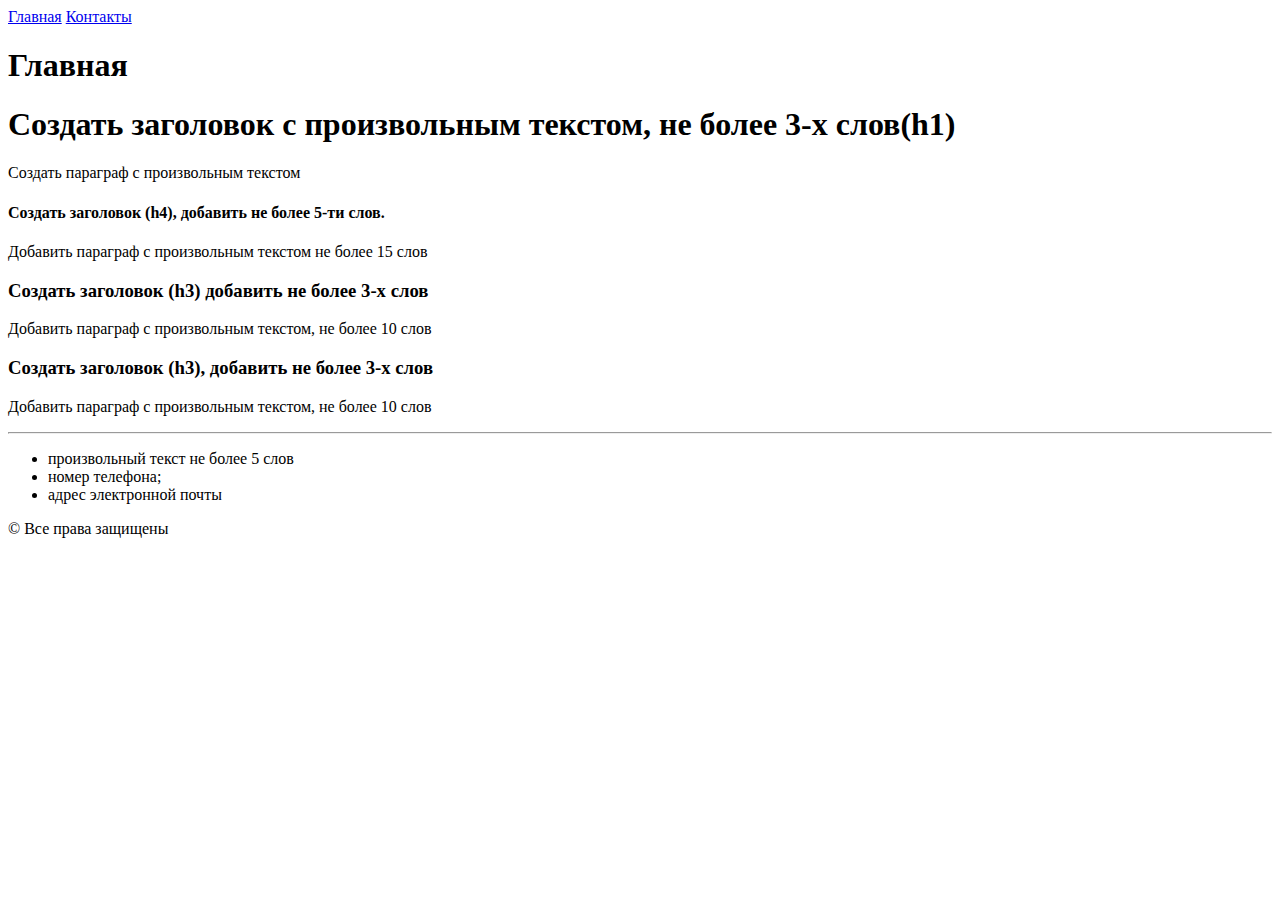
<file: homework_02/index.html>
<!DOCTYPE html>
<html lang="en">

<head>
    <meta charset="UTF-8">
    <meta http-equiv="X-UA-Compatible" content="IE=edge">
    <meta name="viewport" content="width=device-width, initial-scale=1.0">
    <title>Главная страница</title>
</head>

<body>
    <a href="index.html">Главная</a>
    <a href="contacts.html">Контакты</a>
    <h1>Главная</h1>
    <h1>Создать заголовок с произвольным текстом, не более 3-х слов(h1)</h1>
    <p> Создать параграф с произвольным текстом</p>
    <h4>Создать заголовок (h4), добавить не более 5-ти слов.</h4>
    <p>Добавить параграф с произвольным текстом не более 15 слов</p>
    <h3>Создать заголовок (h3) добавить не более 3-х слов</h3>
    <p>Добавить параграф с произвольным текстом, не более 10 слов</p>
    <h3>Создать заголовок (h3), добавить не более 3-х слов </h3>
    <p>Добавить параграф с произвольным текстом, не более 10 слов</p>
    <hr>
    <ul>
        <li>произвольный текст не более 5 слов</li>
        <li>номер телефона;</li>
        <li>адрес электронной почты</li>
    </ul>
    <p>© Все права защищены</p>
</body>

</html>
</file>
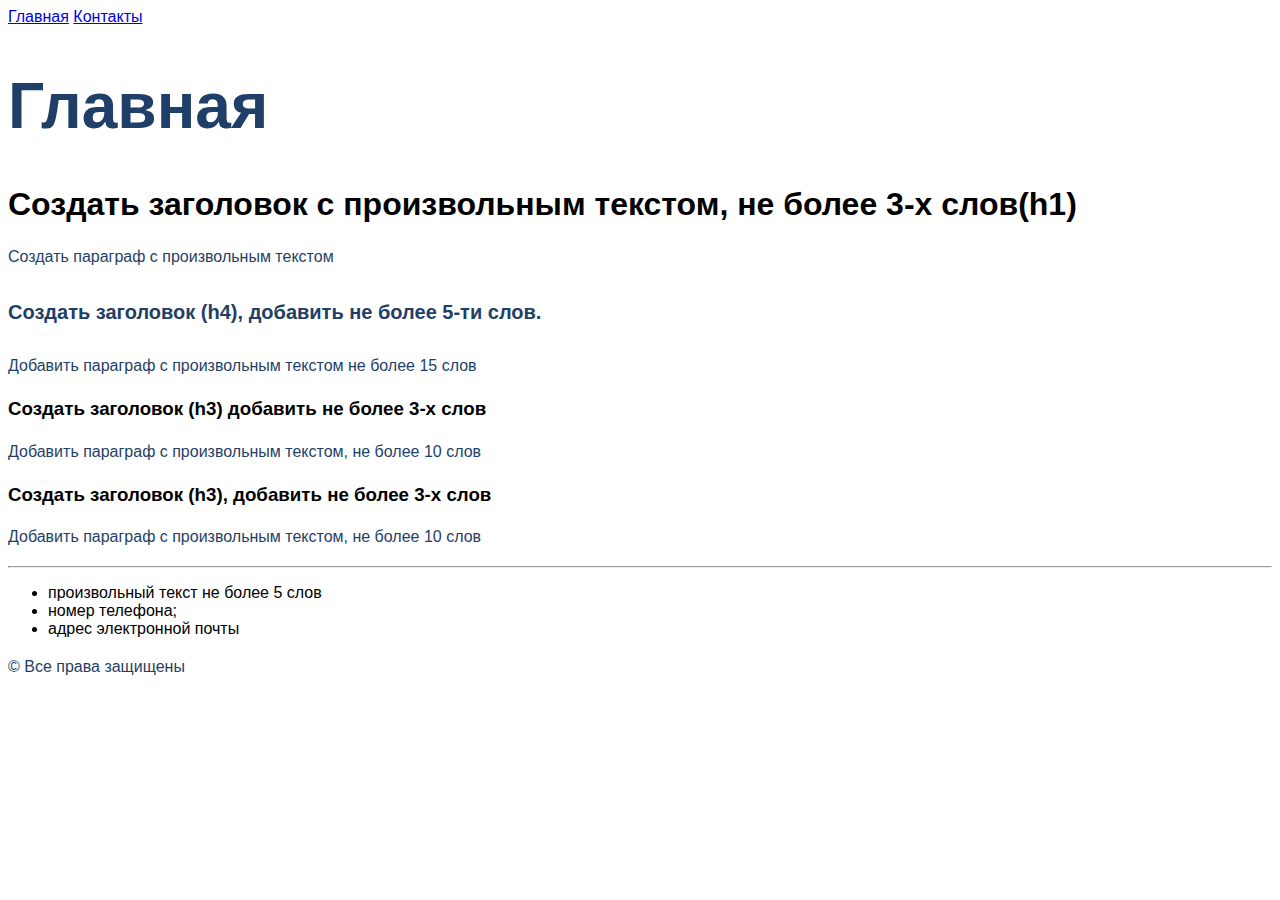
<file: homework_03/index.html>
<!DOCTYPE html>
<html lang="en">

<head>
    <meta charset="UTF-8">
    <meta http-equiv="X-UA-Compatible" content="IE=edge">
    <meta name="viewport" content="width=device-width, initial-scale=1.0">
    <title>Главная страница</title>
    <link rel="stylesheet" href="style.css">
</head>

<body>
    <a href="index.html">Главная</a>
    <a href="contacts.html">Контакты</a>
    <h1 class="heading">Главная</h1>
    <h1>Создать заголовок с произвольным текстом, не более 3-х слов(h1)</h1>
    <p> Создать параграф с произвольным текстом</p>
    <h4 class="h4-headings">Создать заголовок (h4), добавить не более 5-ти слов.</h4>
    <p>Добавить параграф с произвольным текстом не более 15 слов</p>
    <h3>Создать заголовок (h3) добавить не более 3-х слов</h3>
    <p>Добавить параграф с произвольным текстом, не более 10 слов</p>
    <h3>Создать заголовок (h3), добавить не более 3-х слов </h3>
    <p>Добавить параграф с произвольным текстом, не более 10 слов</p>
    <hr>
    <ul>
        <li>произвольный текст не более 5 слов</li>
        <li>номер телефона;</li>
        <li>адрес электронной почты</li>
    </ul>
    <p>© Все права защищены</p>
</body>

</html>
</file>
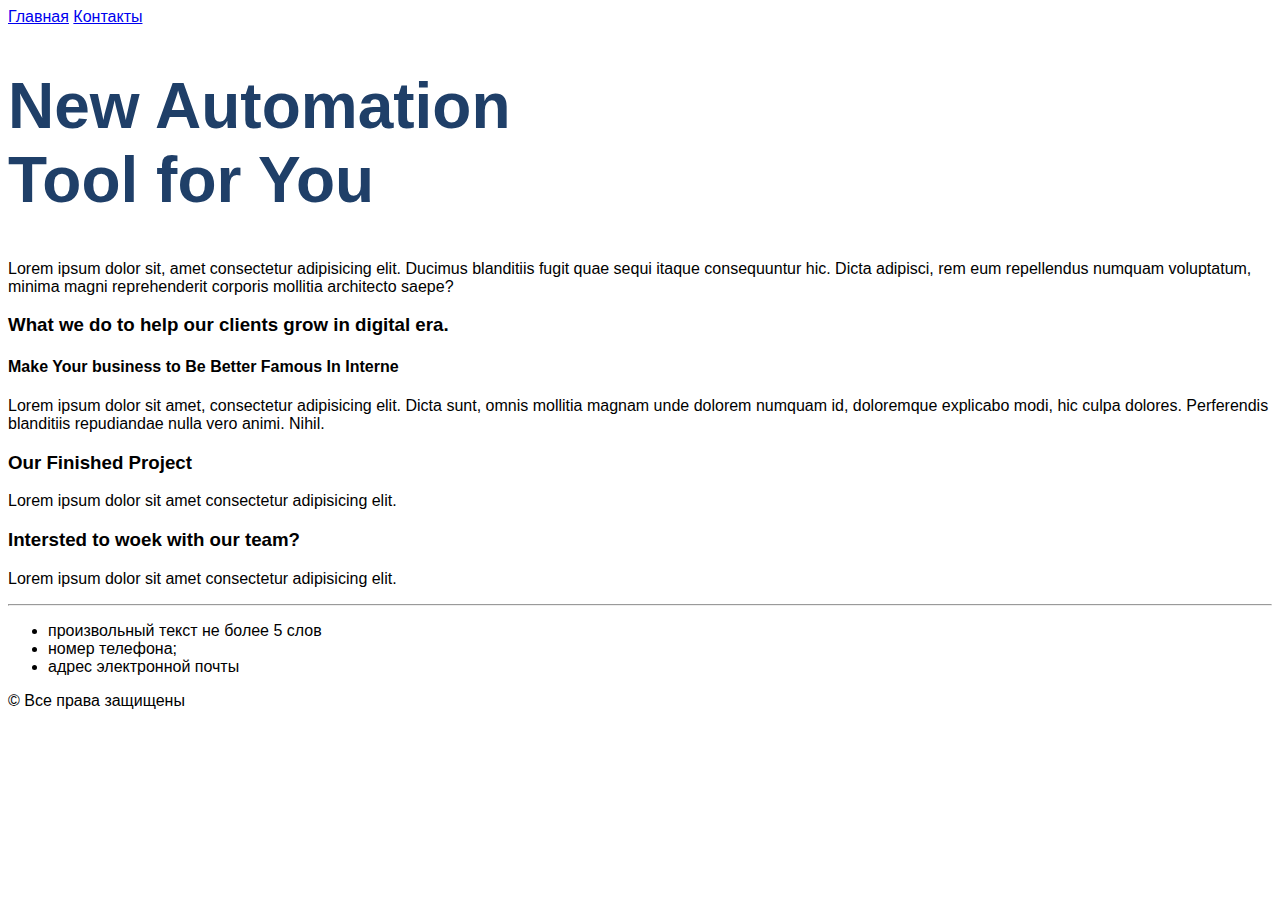
<file: homework_04/index.html>
<!DOCTYPE html>
<html lang="en">

<head>
    <meta charset="UTF-8">
    <meta http-equiv="X-UA-Compatible" content="IE=edge">
    <meta name="viewport" content="width=device-width, initial-scale=1.0">
    <title>Главная страница</title>
    <link rel="stylesheet" href="style.css">
</head>

<body>
    <div class="header">
        <div class="content_header">
            <div class="menu">
                <a href="index.html">Главная</a>
                <a href="contacts.html">Контакты</a>
            </div>
            <div class="tittle">
                <h1 class="heading">New Automation<br>Tool for You</h1>
                <p>Lorem ipsum dolor sit, amet consectetur adipisicing elit.
                    Ducimus blanditiis fugit quae sequi itaque consequuntur hic.
                    Dicta adipisci, rem eum repellendus numquam voluptatum,
                    minima magni reprehenderit corporis mollitia architecto saepe?
                </p>
            </div>
        </div>

    </div>

    <div class="content">
        <div class="content_title">
            <h3 class="h3-headings">What we do to help our clients grow in digital era.</h3>
        </div>
        <div class="content_info">
            <h4>Make Your business to Be Better Famous In Interne</h4>
            <p class="text">Lorem ipsum dolor sit amet, consectetur adipisicing elit.
                Dicta sunt, omnis mollitia magnam unde dolorem numquam id, doloremque explicabo modi,
                hic culpa dolores. Perferendis blanditiis repudiandae nulla vero animi. Nihil.
            </p>
        </div>
    </div>

    <div class="content_footer">
        <h3>Our Finished Project</h3>
        <p class="text">Lorem ipsum dolor sit amet consectetur adipisicing elit.</p>
    </div>

    <div class="footer">
        <div class="footer_content">
            <h3>Intersted to woek with our team?</h3>
            <p class="text">Lorem ipsum dolor sit amet consectetur adipisicing elit.</p>
        </div>

        <hr>

        <div class="contacts_">
            <ul>
                <li>произвольный текст не более 5 слов</li>
                <li>номер телефона;</li>
                <li>адрес электронной почты</li>
            </ul>
            <div class="copyright">
                <p>© Все права защищены</p>
            </div>
        </div>
    </div>
</body>

</html>
</file>
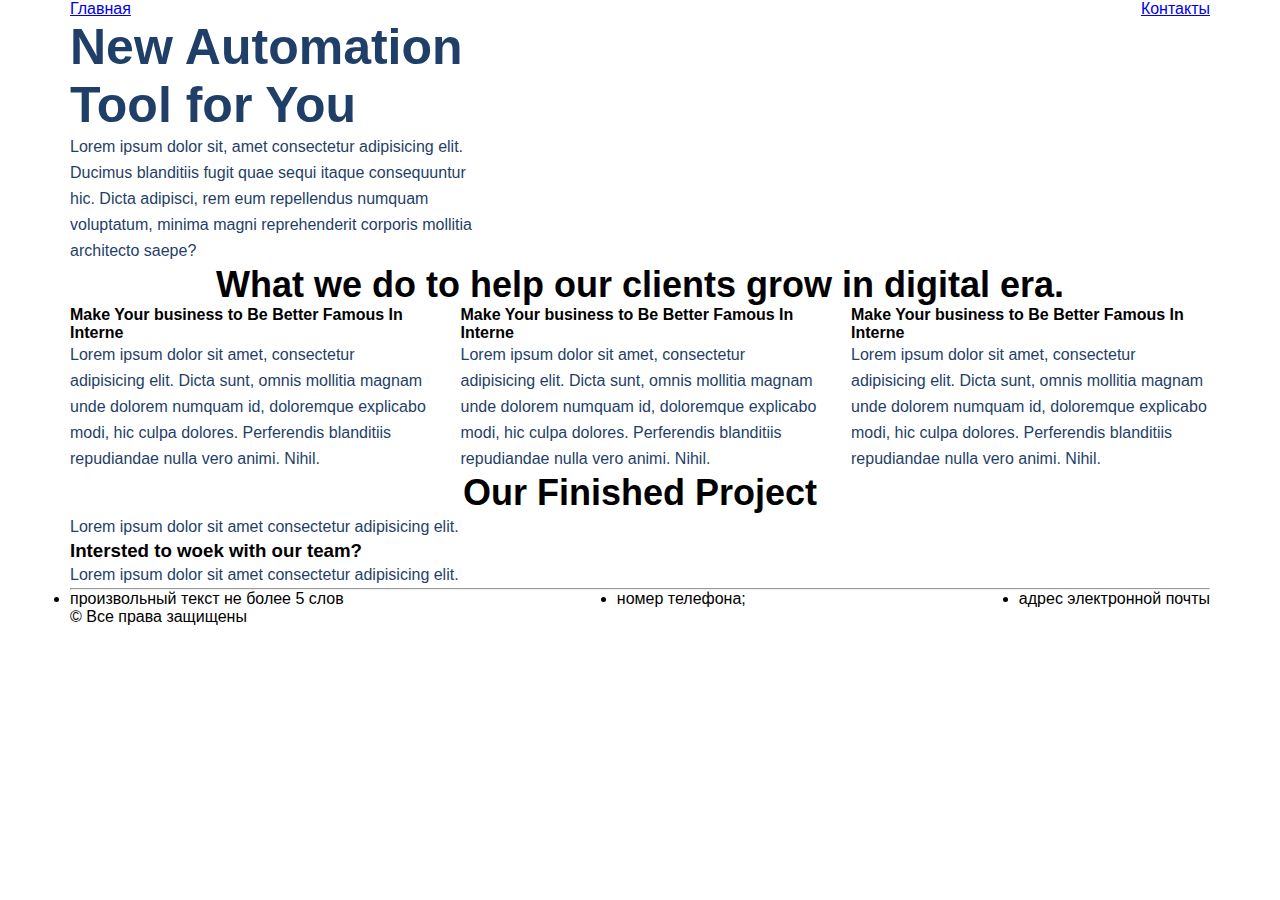
<file: homework_05/index.html>
<!DOCTYPE html>
<html lang="en">

<head>
    <meta charset="UTF-8">
    <meta http-equiv="X-UA-Compatible" content="IE=edge">
    <meta name="viewport" content="width=device-width, initial-scale=1.0">
    <title>Главная страница</title>
    <link rel="stylesheet" href="style.css">
</head>

<body>
    <div class="container">
        <div class="menu">
            <a href="index.html">Главная</a>
            <a href="contacts.html">Контакты</a>
        </div>
        <div class="tittle">
            <h1 class="heading">New Automation<br>Tool for You</h1>
            <p class="text text_content">Lorem ipsum dolor sit, amet consectetur adipisicing elit.
                Ducimus blanditiis fugit quae sequi itaque consequuntur hic.
                Dicta adipisci, rem eum repellendus numquam voluptatum,
                minima magni reprehenderit corporis mollitia architecto saepe?
            </p>
        </div>
    </div>

    <div class="what-we-do container">
        <h3 class="headings">What we do to help our clients grow in digital era.</h3>
        <div class="card-box">
            <div class="content_info">
                <h4 class="card-head">Make Your business to Be Better Famous In Interne</h4>
                <p class="text">Lorem ipsum dolor sit amet, consectetur adipisicing elit.
                    Dicta sunt, omnis mollitia magnam unde dolorem numquam id, doloremque explicabo modi,
                    hic culpa dolores. Perferendis blanditiis repudiandae nulla vero animi. Nihil.
            </div>
            <div class="content_info">
                <h4 class="card-head">Make Your business to Be Better Famous In Interne</h4>
                <p class="text">Lorem ipsum dolor sit amet, consectetur adipisicing elit.
                    Dicta sunt, omnis mollitia magnam unde dolorem numquam id, doloremque explicabo modi,
                    hic culpa dolores. Perferendis blanditiis repudiandae nulla vero animi. Nihil.
            </div>
            <div class="content_info">
                <h4 class="card-head">Make Your business to Be Better Famous In Interne</h4>
                <p class="text">Lorem ipsum dolor sit amet, consectetur adipisicing elit.
                    Dicta sunt, omnis mollitia magnam unde dolorem numquam id, doloremque explicabo modi,
                    hic culpa dolores. Perferendis blanditiis repudiandae nulla vero animi. Nihil.
                </p>
            </div>
        </div>
    </div>

    <div class="content_footer container">
        <h3 class="headings">Our Finished Project</h3>
        <p class="text">Lorem ipsum dolor sit amet consectetur adipisicing elit.</p>
    </div>

    <div class="footer">
        <div class="container">
            <div class="footer-top">
                <h3 class="footer-head">Intersted to woek with our team?</h3>
                <p class="text">Lorem ipsum dolor sit amet consectetur adipisicing elit.</p>
            </div>
            <hr>
            <div class="footer-bottom">
                <ul class="contacts_info">
                    <li>произвольный текст не более 5 слов</li>
                    <li>номер телефона;</li>
                    <li>адрес электронной почты</li>
                </ul>
                <div class="copyright">
                    <p>© Все права защищены</p>
                </div>
            </div>
        </div>
    </div>
</body>

</html>
</file>
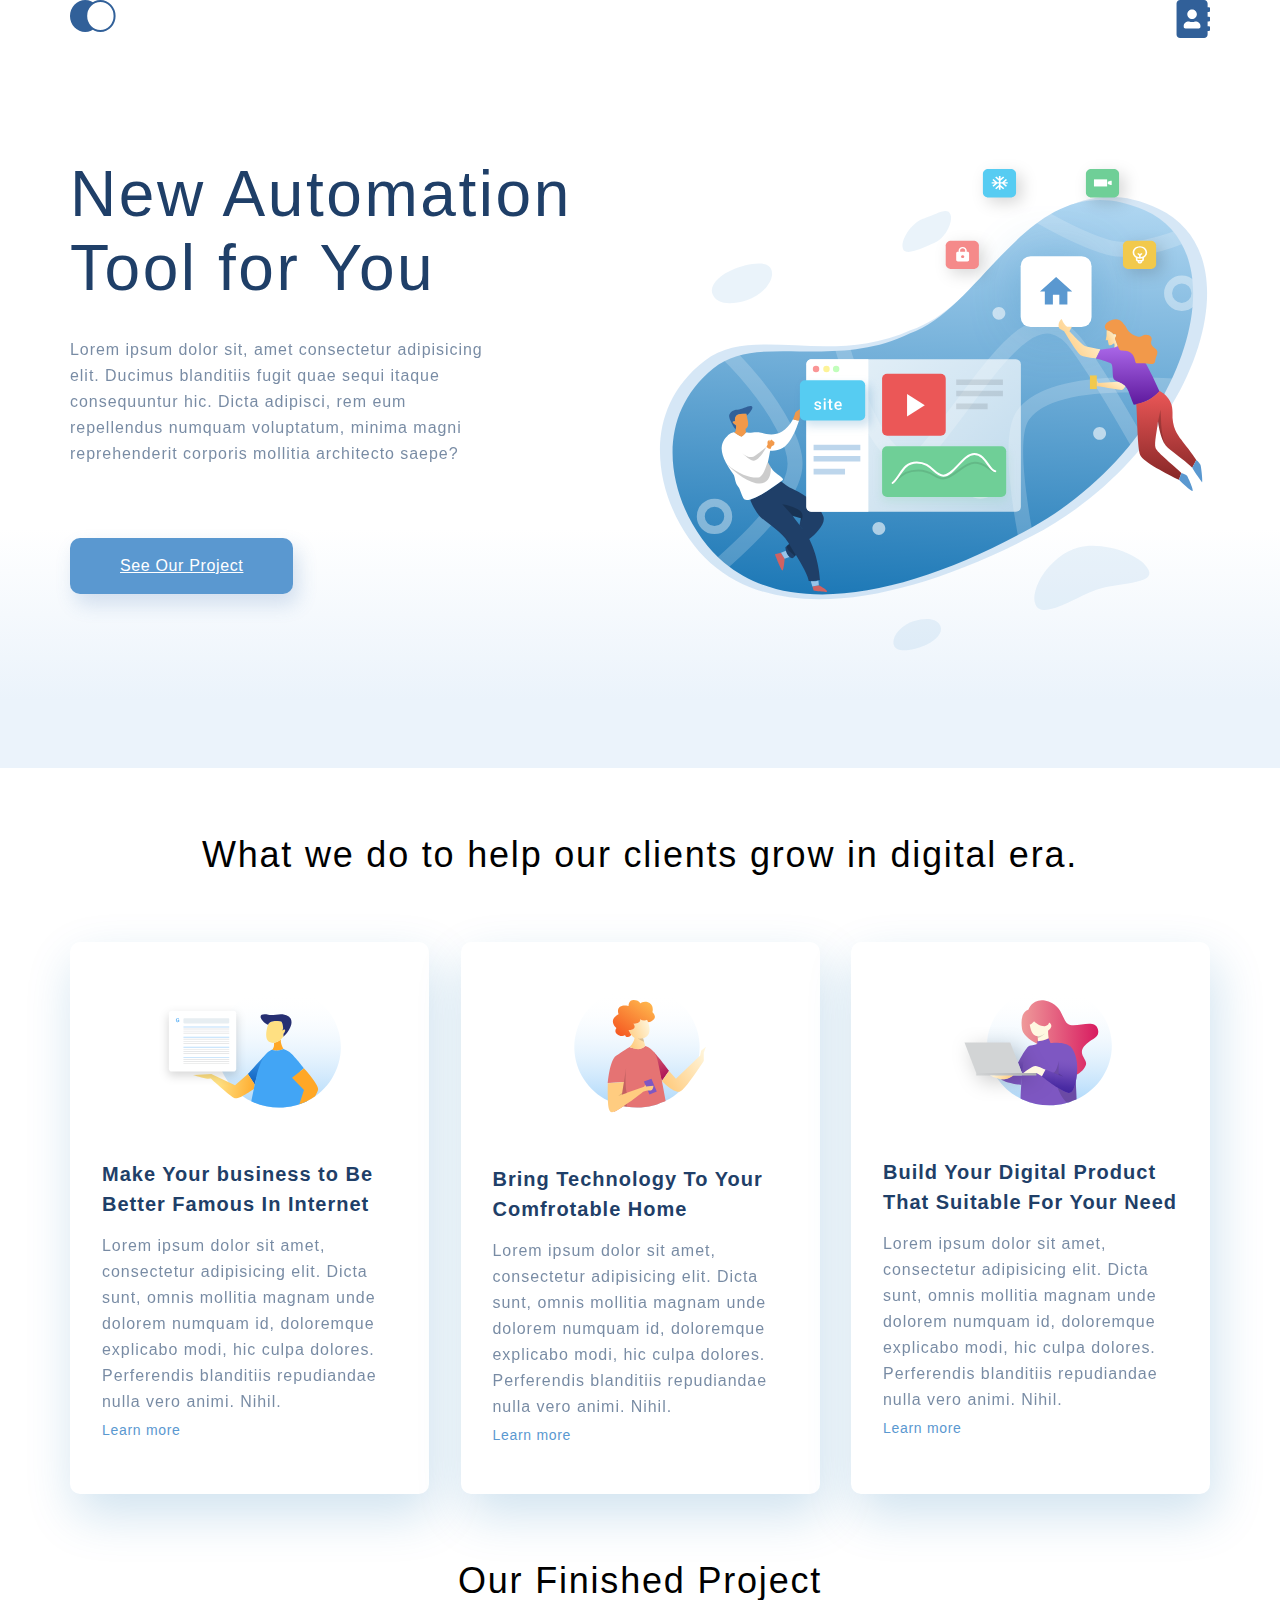
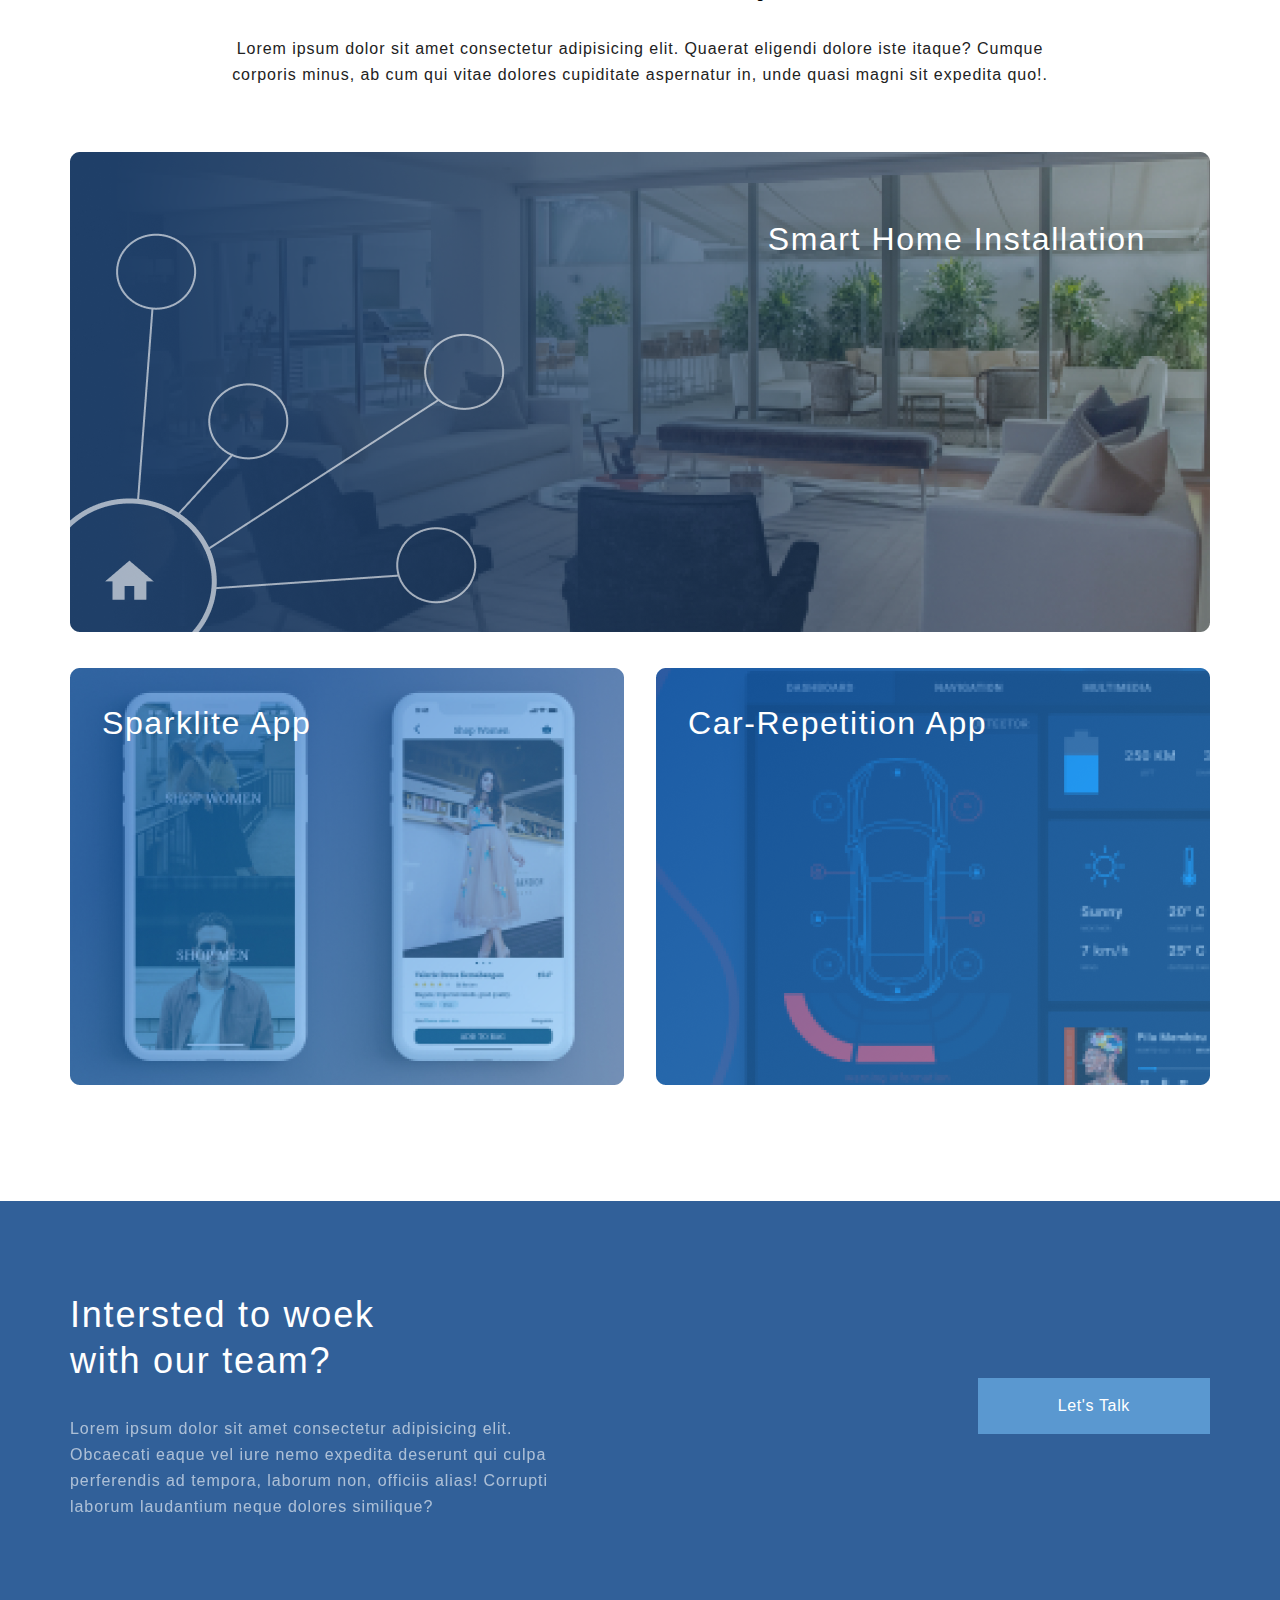
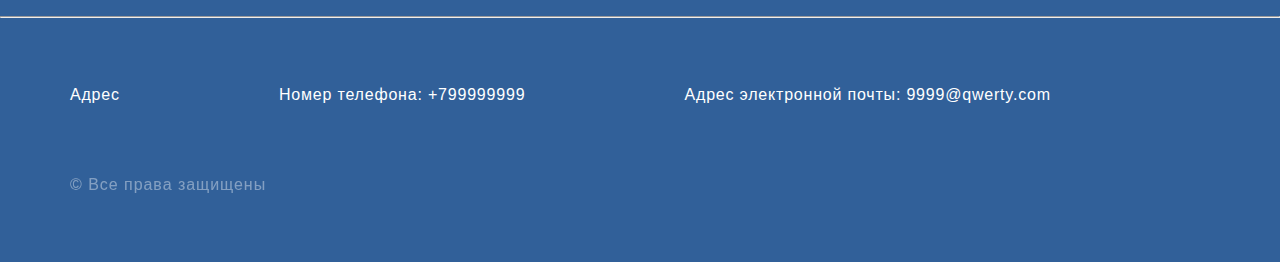
<file: homework_06/index.html>
<!DOCTYPE html>
<html lang="en">

<head>
    <meta charset="UTF-8">
    <meta http-equiv="X-UA-Compatible" content="IE=edge">
    <meta name="viewport" content="width=device-width, initial-scale=1.0">
    <title>Главная страница</title>
    <link rel="stylesheet" href="style.css">
</head>

<body>
    <div class="top">
        <div class="container top__box">
            <ul class="menu">
                <li><a href="index.html"><img src="img/main_logo.svg" alt="logo"></a></li>
                <li><a href="contacts.html"><img src="img/contacta.svg" alt="contacts"></a></li>
            </ul>
            <div class="tittle">
                <h1 class="heading">New Automation
                    Tool for You</h1>
                <p class="text top_text">Lorem ipsum dolor sit, amet consectetur adipisicing elit.
                    Ducimus blanditiis fugit quae sequi itaque consequuntur hic.
                    Dicta adipisci, rem eum repellendus numquam voluptatum,
                    minima magni reprehenderit corporis mollitia architecto saepe?
                </p>
                <a href="#" class="top__button">See Our Project</a>
            </div>
        </div>
    </div>

    <div class="what-we-do container">
        <h3 class="headings">What we do to help our clients grow in digital era.</h3>
        <div class="card-box">
            <div class="content_info">
                <img class="card__img" src="img/card_1.svg" alt="card">
                <h4 class="card-head">Make Your business to Be
                    Better Famous In Internet</h4>
                <p class="text">Lorem ipsum dolor sit amet, consectetur adipisicing elit.
                    Dicta sunt, omnis mollitia magnam unde dolorem numquam id, doloremque explicabo modi,
                    hic culpa dolores. Perferendis blanditiis repudiandae nulla vero animi. Nihil.</p>
                <a href="#" class="card__link">Learn more</a>
            </div>
            <div class=" content_info">
                <img class="card__img" src="img/card_2.svg" alt="card">
                <h4 class="card-head">Bring Technology To Your
                    Comfrotable Home</h4>
                <p class="text">Lorem ipsum dolor sit amet, consectetur adipisicing elit.
                    Dicta sunt, omnis mollitia magnam unde dolorem numquam id, doloremque explicabo modi,
                    hic culpa dolores. Perferendis blanditiis repudiandae nulla vero animi. Nihil. </p>
                <a href="#" class="card__link">Learn more</a>
            </div>
            <div class="content_info">
                <img class="card__img" src="img/card_3.svg" alt="card">
                <h4 class="card-head">Build Your Digital Product
                    That Suitable For Your Need</h4>
                <p class="text">Lorem ipsum dolor sit amet, consectetur adipisicing elit.
                    Dicta sunt, omnis mollitia magnam unde dolorem numquam id, doloremque explicabo modi,
                    hic culpa dolores. Perferendis blanditiis repudiandae nulla vero animi. Nihil. </p>
                <a href="#" class="card__link">Learn more</a>
            </div>
        </div>
    </div>

    <div class="project container">
        <h3 class="headings">Our Finished Project</h3>
        <p class="text text_project">Lorem ipsum dolor sit amet consectetur adipisicing elit. Quaerat eligendi dolore
            iste itaque? Cumque corporis minus, ab cum qui vitae dolores cupiditate aspernatur in, unde quasi magni sit
            expedita quo!.</p>
        <div class="project__item">
            <img class="proj_img" src="img/Mask Group.png" alt="smart_home">
            <p class="project__text">Smart Home Installation</p>
        </div>
        <div class="project__parrent">
            <div class="project__item project_item_margin">
                <img class="proj_img" src="img/spark.png" alt="smart_home">
                <p class="project__text text_bottom">Sparklite App</p>
            </div>
            <div class="project__item">
                <img class="proj_img" src="img/car_app.png" alt="smart_home">
                <p class="project__text text_bottom">Car-Repetition App</p>
            </div>
        </div>
    </div>

    <div class="footer">
        <div class="container">
            <div class="footer__top">
                <div class="footer-box">
                    <h3 class="headings footer-head">Intersted to woek with our team?</h3>
                    <p class="text footer__text"> Lorem ipsum dolor sit amet consectetur adipisicing elit. Obcaecati
                        eaque
                        vel iure nemo expedita deserunt qui culpa perferendis ad tempora, laborum non, officiis alias!
                        Corrupti laborum laudantium neque dolores similique? </p>
                </div>
                <a href="#" class="footer__button">Let's Talk</a>
            </div>
        </div>
        <hr>
        <div class=" container">
            <div class="footer-bottom">
                <ul class="contacts_info">
                    <li class="foo-list">Адрес</li>
                    <li class="foo-list">Номер телефона: +799999999</li>
                    <li class="foo-list">Адрес электронной почты: 9999@qwerty.com </li>
                </ul>
                <div class=" text copyright">
                    <p>© Все права защищены</p>
                </div>
            </div>
        </div>
    </div>
</body>

</html>
</file>
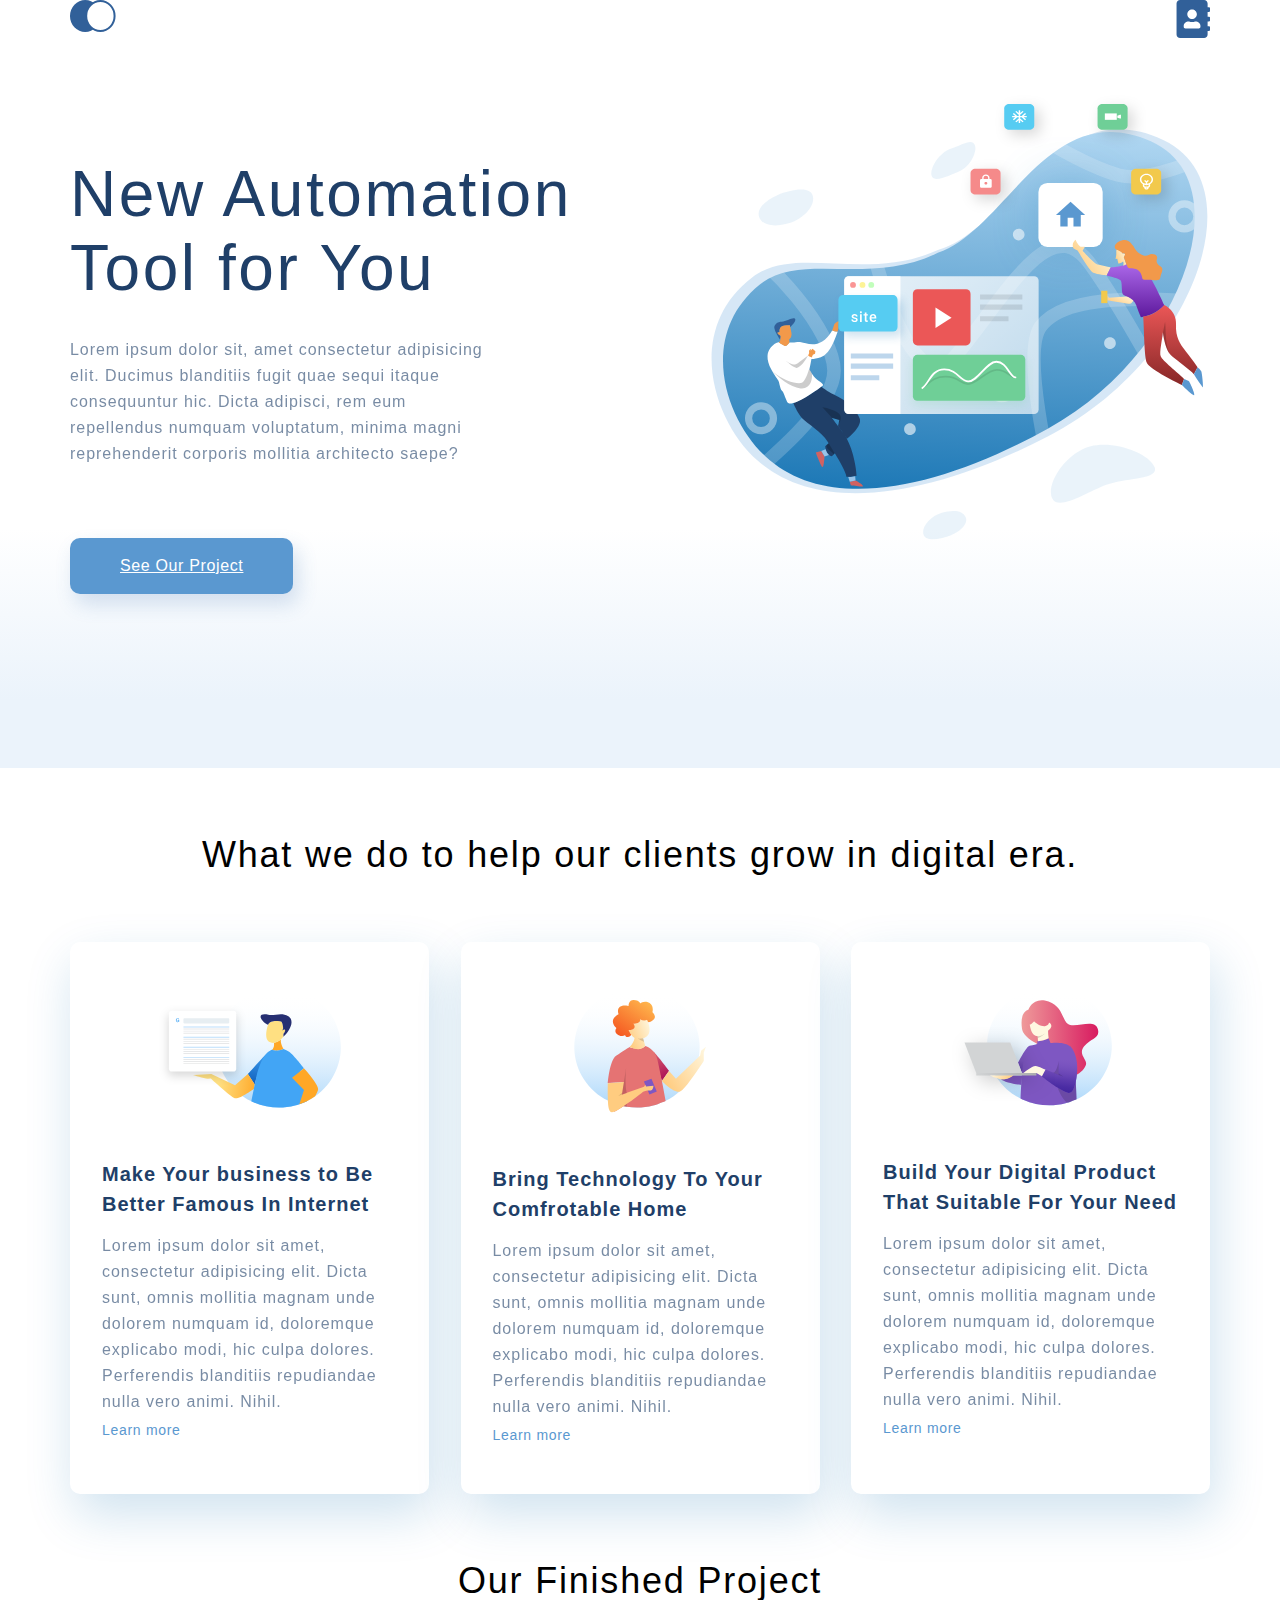
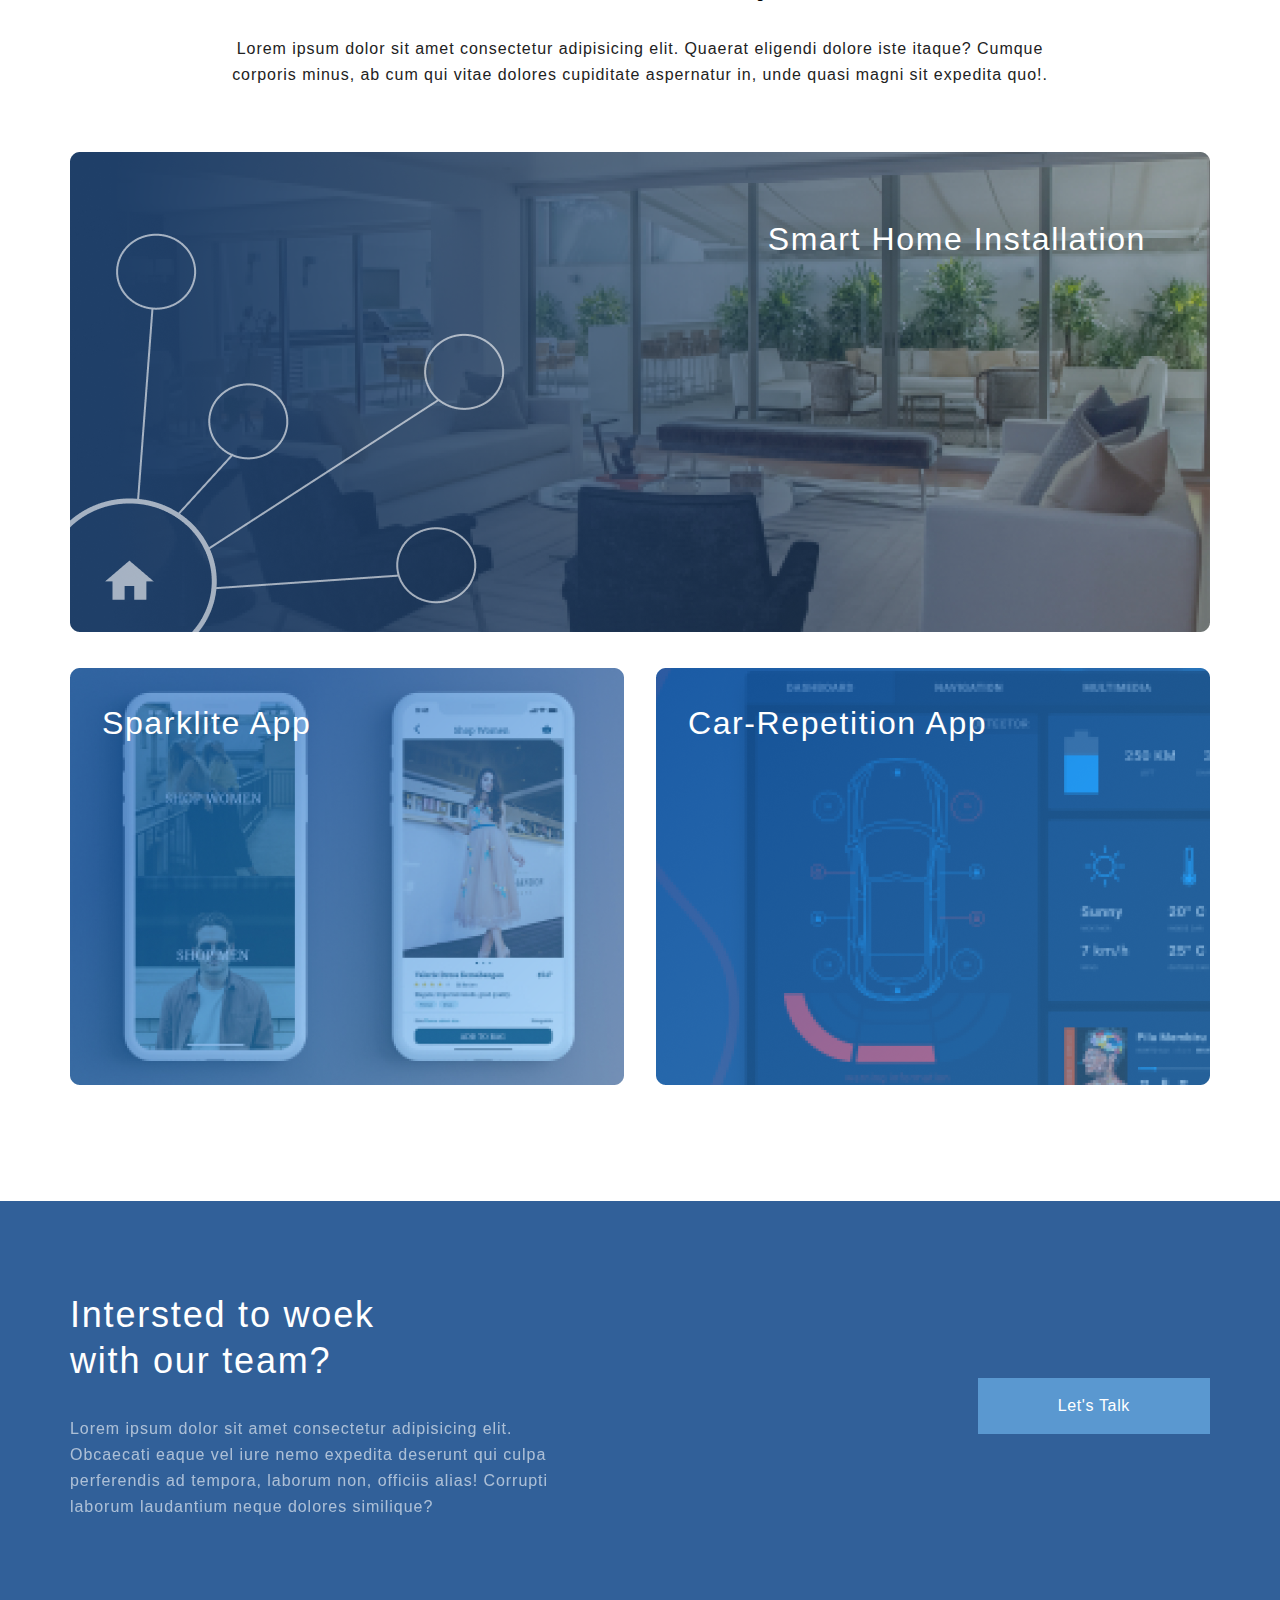
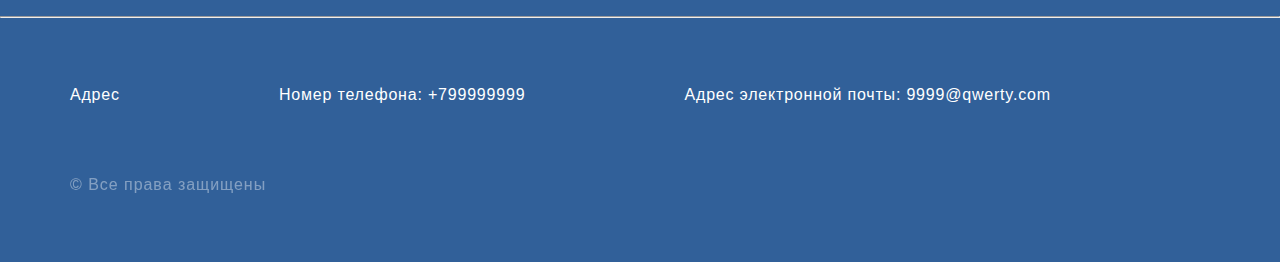
<file: homework_07/index.html>
<!DOCTYPE html>
<html lang="en">

<head>
    <meta charset="UTF-8">
    <meta http-equiv="X-UA-Compatible" content="IE=edge">
    <meta name="viewport" content="width=device-width, initial-scale=1.0">
    <title>Главная страница</title>
    <link rel="stylesheet" href="style.css">
</head>

<body>
    <div class="top">
        <div class="container top__box">
            <ul class="menu">
                <li><a href="index.html"><img src="img/main_logo.svg" alt="logo"></a></li>
                <li><a href="contacts.html"><img src="img/contacta.svg" alt="contacts"></a></li>
            </ul>
            <div class="title">
                <h1 class="heading">New Automation
                    Tool for You</h1>
                <p class="text top_text">Lorem ipsum dolor sit, amet consectetur adipisicing elit.
                    Ducimus blanditiis fugit quae sequi itaque consequuntur hic.
                    Dicta adipisci, rem eum repellendus numquam voluptatum,
                    minima magni reprehenderit corporis mollitia architecto saepe?
                </p>
                <a href="#" class="top__button">See Our Project</a>
            </div>
        </div>
    </div>

    <div class="what-we-do container">
        <h3 class="headings">What we do to help our clients grow in digital era.</h3>
        <div class="card-box">
            <div class="content_info">
                <img class="card__img" src="img/card_1.svg" alt="card">
                <h4 class="card-head">Make Your business to Be
                    Better Famous In Internet</h4>
                <p class="text">Lorem ipsum dolor sit amet, consectetur adipisicing elit.
                    Dicta sunt, omnis mollitia magnam unde dolorem numquam id, doloremque explicabo modi,
                    hic culpa dolores. Perferendis blanditiis repudiandae nulla vero animi. Nihil.</p>
                <a href="#" class="card__link">Learn more</a>
            </div>
            <div class=" content_info">
                <img class="card__img" src="img/card_2.svg" alt="card">
                <h4 class="card-head">Bring Technology To Your
                    Comfrotable Home</h4>
                <p class="text">Lorem ipsum dolor sit amet, consectetur adipisicing elit.
                    Dicta sunt, omnis mollitia magnam unde dolorem numquam id, doloremque explicabo modi,
                    hic culpa dolores. Perferendis blanditiis repudiandae nulla vero animi. Nihil. </p>
                <a href="#" class="card__link">Learn more</a>
            </div>
            <div class="content_info">
                <img class="card__img" src="img/card_3.svg" alt="card">
                <h4 class="card-head">Build Your Digital Product
                    That Suitable For Your Need</h4>
                <p class="text">Lorem ipsum dolor sit amet, consectetur adipisicing elit.
                    Dicta sunt, omnis mollitia magnam unde dolorem numquam id, doloremque explicabo modi,
                    hic culpa dolores. Perferendis blanditiis repudiandae nulla vero animi. Nihil. </p>
                <a href="#" class="card__link">Learn more</a>
            </div>
        </div>
    </div>

    <div class="project container">
        <h3 class="headings">Our Finished Project</h3>
        <p class="text text_project">Lorem ipsum dolor sit amet consectetur adipisicing elit. Quaerat eligendi dolore
            iste itaque? Cumque corporis minus, ab cum qui vitae dolores cupiditate aspernatur in, unde quasi magni sit
            expedita quo!.</p>
        <div class="project__item">
            <img class="proj_img" src="img/Mask Group.png" alt="smart_home">
            <p class="project__text">Smart Home Installation</p>
        </div>
        <div class="project__parrent">
            <div class="project__item project_item_margin">
                <img class="proj_img" src="img/spark.png" alt="smart_home">
                <p class="project__text text_bottom">Sparklite App</p>
            </div>
            <div class="project__item">
                <img class="proj_img" src="img/car_app.png" alt="smart_home">
                <p class="project__text text_bottom">Car-Repetition App</p>
            </div>
        </div>
    </div>

    <div class="footer">
        <div class="container">
            <div class="footer__top">
                <div class="footer-box">
                    <h3 class="headings footer-head">Intersted to woek with our team?</h3>
                    <p class="text footer__text"> Lorem ipsum dolor sit amet consectetur adipisicing elit. Obcaecati
                        eaque
                        vel iure nemo expedita deserunt qui culpa perferendis ad tempora, laborum non, officiis alias!
                        Corrupti laborum laudantium neque dolores similique? </p>
                </div>
                <a href="#" class="footer__button">Let's Talk</a>
            </div>
        </div>
        <hr>
        <div class=" container">
            <div class="footer-bottom">
                <ul class="contacts_info">
                    <li class="foo-list">Адрес</li>
                    <li class="foo-list">Номер телефона: +799999999</li>
                    <li class="foo-list">Адрес электронной почты: 9999@qwerty.com </li>
                </ul>
                <div class=" text copyright">
                    <p>© Все права защищены</p>
                </div>
            </div>
        </div>
    </div>
</body>

</html>
</file>
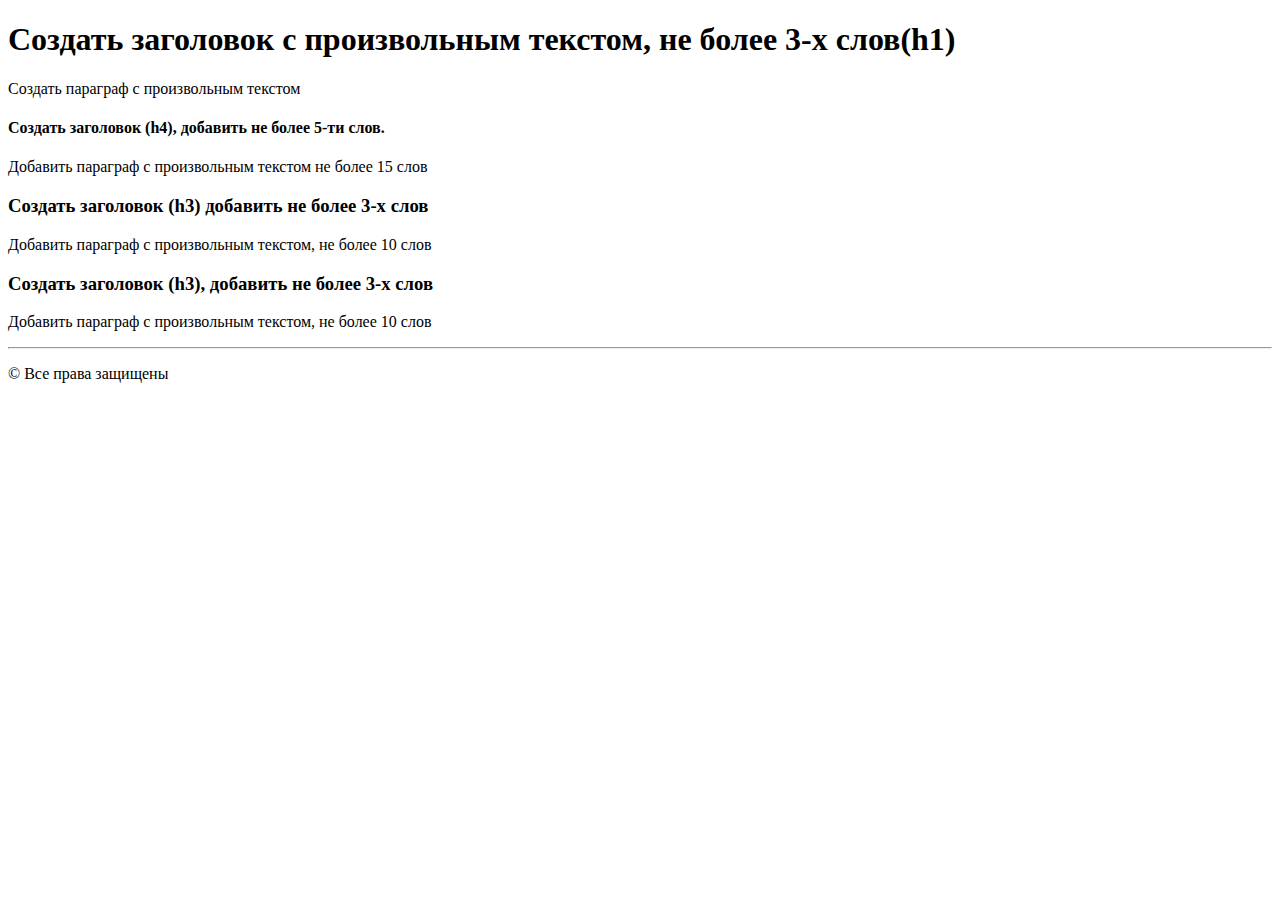
<file: homework_01/homework_01.html>
<!DOCTYPE html>
<html lang="en">

<head>
    <meta charset="UTF-8">
    <meta http-equiv="X-UA-Compatible" content="IE=edge">
    <meta name="viewport" content="width=device-width, initial-scale=1.0">
    <title>Homework_01</title>
</head>

<body>
    <h1>Создать заголовок с произвольным текстом, не более 3-х слов(h1)</h1>
    <p> Создать параграф с произвольным текстом</p>
    <h4>Создать заголовок (h4), добавить не более 5-ти слов.</h4>
    <p>Добавить параграф с произвольным текстом не более 15 слов</p>
    <h3>Создать заголовок (h3) добавить не более 3-х слов</h3>
    <p>Добавить параграф с произвольным текстом, не более 10 слов</p>
    <h3>Создать заголовок (h3), добавить не более 3-х слов </h3>
    <p>Добавить параграф с произвольным текстом, не более 10 слов</p>
    <hr>
    <p>© Все права защищены</p>
</body>

</html>
</file>
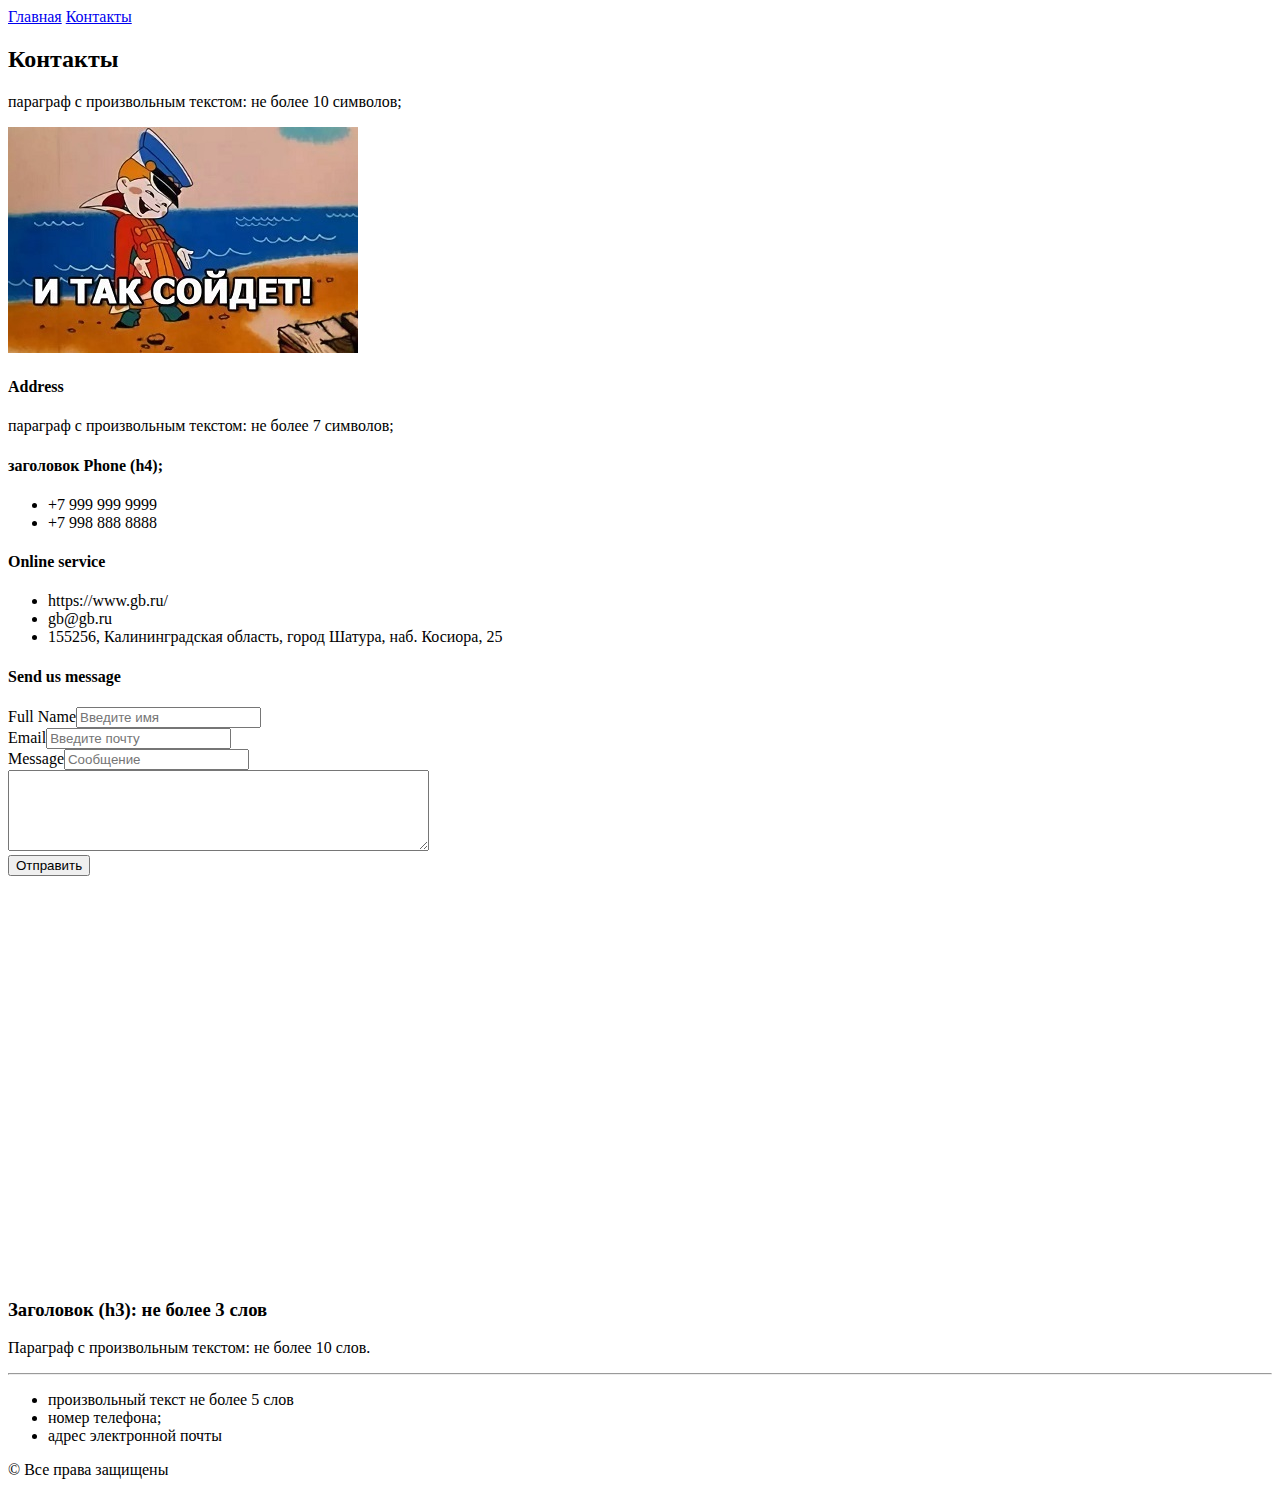
<file: homework_02/contacts.html>
<!DOCTYPE html>
<html lang="en">

<head>
    <meta charset="UTF-8">
    <meta http-equiv="X-UA-Compatible" content="IE=edge">
    <meta name="viewport" content="width=device-width, initial-scale=1.0">
    <title>Контакты</title>
</head>

<body>
    <a href="index.html">Главная</a>
    <a href="contacts.html">Контакты</a>
    <h2>Контакты</h2>
    <p>параграф с произвольным текстом: не более 10 символов;</p>
    <img src="pic/pic1.jpg" alt="И так сойдет">
    <h4> Address </h4>
    <p>параграф с произвольным текстом: не более 7 символов;</p>
    <h4>заголовок Phone (h4);</h4>
    <ul>
        <li>+7 999 999 9999</li>
        <li>+7 998 888 8888</li>
    </ul>
    <h4>Online service</h4>
    <ul>
        <li>https://www.gb.ru/</li>
        <li>gb@gb.ru</li>
        <li>155256, Калининградская область, город Шатура, наб. Косиора, 25</li>
    </ul>
    <form action="#">
        <h4>Send us message </h4>
        Full Name<input type="text" placeholder="Введите имя"><br>
        Email<input type="email" placeholder="Введите почту"><br>
        Message<input type="text" placeholder="Сообщение"><br>
        <textarea cols="50" rows="5"></textarea><br>
        <button type="Submit">Отправить</button>
    </form>
    <iframe
        src="https://yandex.ru/map-widget/v1/?um=constructor%3A5fdc50e755cfc2f91a17e8101c09bc8489408a50d98a3d82f94ba4c9acfbb707&amp;source=constructor"
        width="520" height="400" frameborder="0"></iframe>

    <h3>Заголовок (h3): не более 3 слов</h3>
    <p>Параграф с произвольным текстом: не более 10 слов.</p>
    <hr>
    <ul>
        <li>произвольный текст не более 5 слов</li>
        <li>номер телефона;</li>
        <li>адрес электронной почты</li>
    </ul>
    <p>© Все права защищены</p>

</body>

</html>
</file>
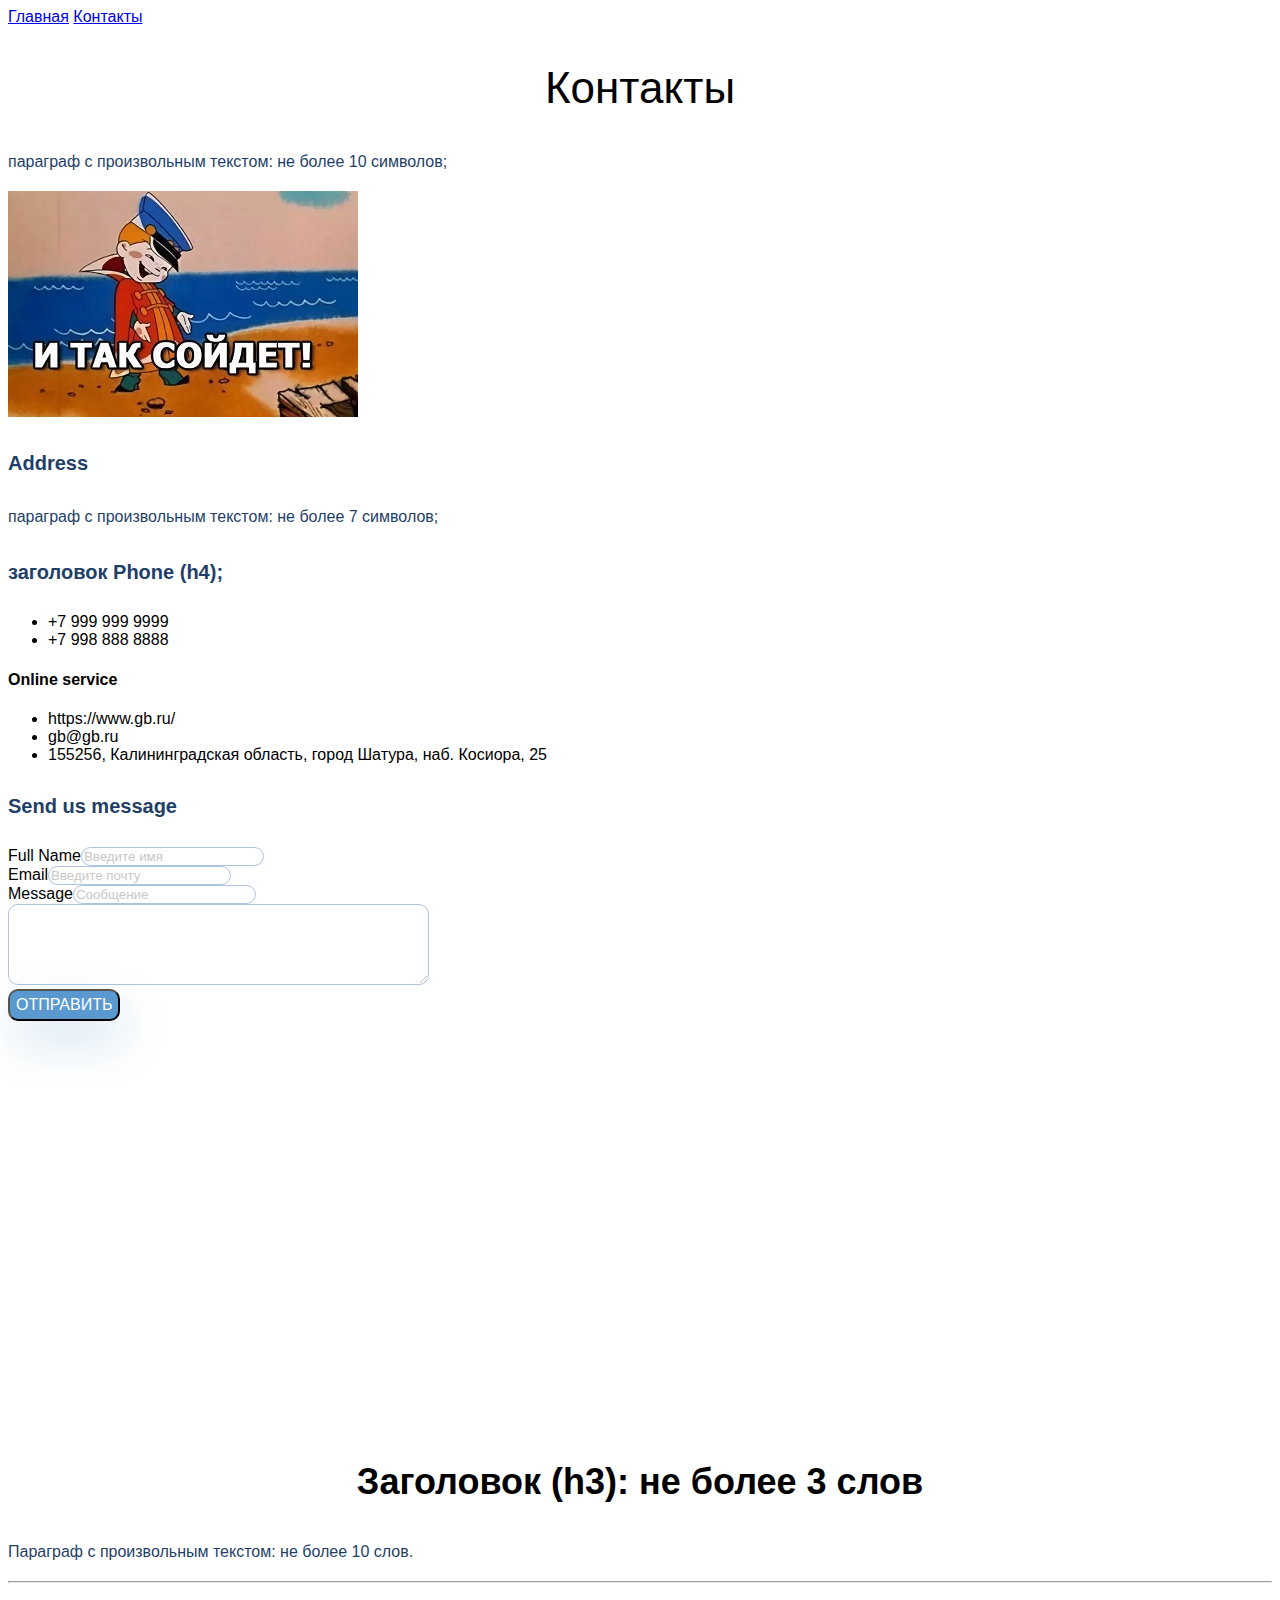
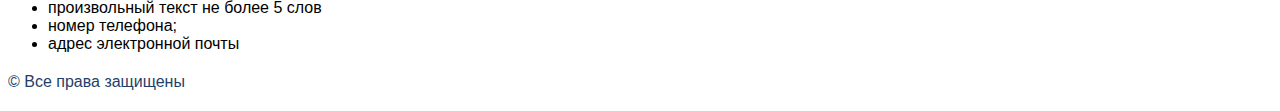
<file: homework_03/contacts.html>
<!DOCTYPE html>
<html lang="en">

<head>
    <meta charset="UTF-8">
    <meta http-equiv="X-UA-Compatible" content="IE=edge">
    <meta name="viewport" content="width=device-width, initial-scale=1.0">
    <title>Контакты</title>
    <link rel="stylesheet" href="style.css">
</head>

<body>
    <a href="index.html">Главная</a>
    <a href="contacts.html">Контакты</a>
    <h2 class="contacts">Контакты</h2>
    <p>параграф с произвольным текстом: не более 10 символов;</p>
    <img src="pic/pic1.jpg" alt="И так сойдет">
    <h4 class="h4-headings"> Address </h4>
    <p>параграф с произвольным текстом: не более 7 символов;</p>
    <h4 class="h4-headings">заголовок Phone (h4);</h4>
    <ul>
        <li>+7 999 999 9999</li>
        <li>+7 998 888 8888</li>
    </ul>
    <h4>Online service</h4>
    <ul>
        <li>https://www.gb.ru/</li>
        <li>gb@gb.ru</li>
        <li>155256, Калининградская область, город Шатура, наб. Косиора, 25</li>
    </ul>
    <form action="#">
        <h4 class="h4-headings">Send us message </h4>
        Full Name<input class="inp" type="text" placeholder="Введите имя"><br>
        Email<input class="inp" type="email" placeholder="Введите почту"><br>
        Message<input class="inp" type="text" placeholder="Сообщение"><br>
        <textarea class="inp" cols="50" rows="5"></textarea><br>
        <button class="button-submit" type="Submit">Отправить</button>
    </form>
    <iframe
        src="https://yandex.ru/map-widget/v1/?um=constructor%3A5fdc50e755cfc2f91a17e8101c09bc8489408a50d98a3d82f94ba4c9acfbb707&amp;source=constructor"
        width="520" height="400" frameborder="0"></iframe>

    <h3 class="title">Заголовок (h3): не более 3 слов</h3>
    <p>Параграф с произвольным текстом: не более 10 слов.</p>
    <hr>
    <ul>
        <li>произвольный текст не более 5 слов</li>
        <li>номер телефона;</li>
        <li>адрес электронной почты</li>
    </ul>
    <p>© Все права защищены</p>

</body>

</html>
</file>
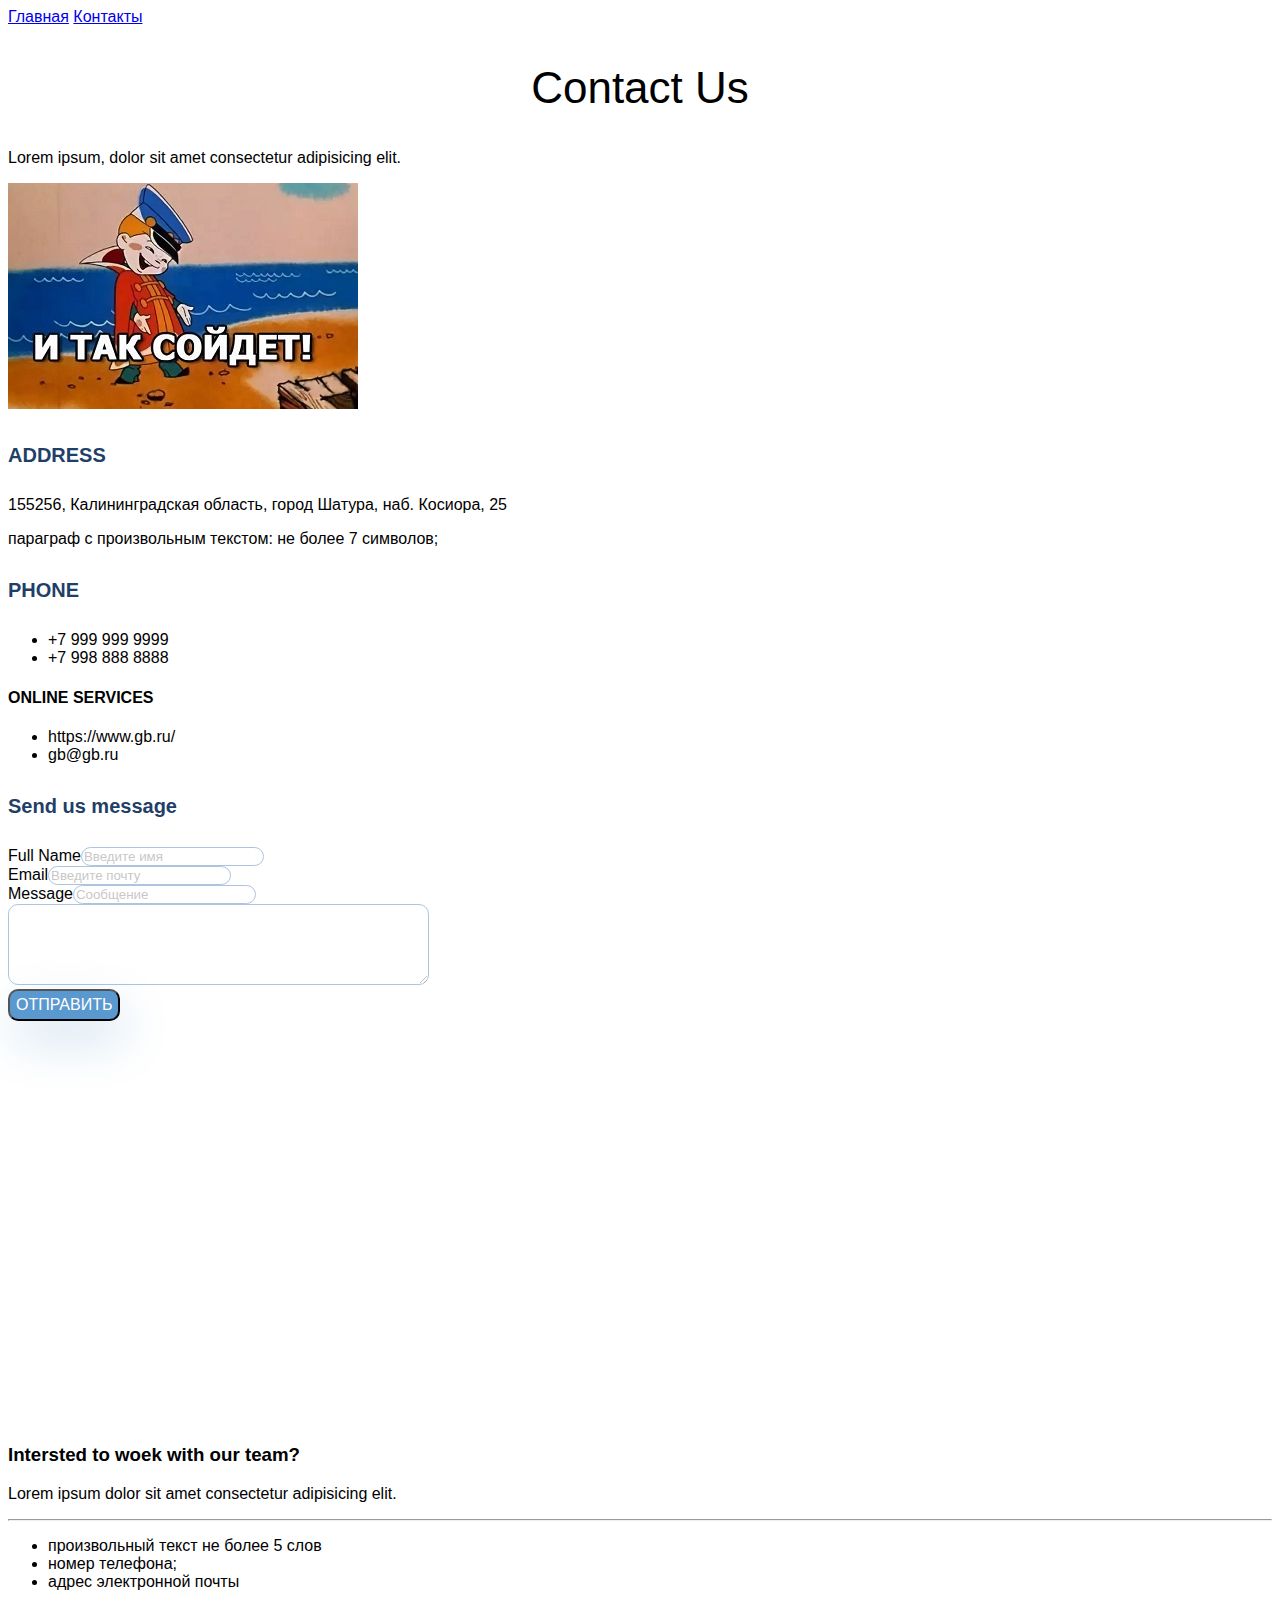
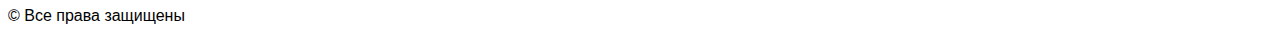
<file: homework_04/contacts.html>
<!DOCTYPE html>
<html lang="en">

<head>
    <meta charset="UTF-8">
    <meta http-equiv="X-UA-Compatible" content="IE=edge">
    <meta name="viewport" content="width=device-width, initial-scale=1.0">
    <title>Контакты</title>
    <link rel="stylesheet" href="style.css">
</head>

<body>
    <div class="header">
        <div class="content_header">
            <div class="menu">
                <a href="index.html">Главная</a>
                <a href="contacts.html">Контакты</a>
            </div>
            <div class="tittle">
                <h2 class="contacts">Contact Us</h2>
                <p>Lorem ipsum, dolor sit amet consectetur adipisicing elit.</p>
            </div>
        </div>
    </div>

    <div class="content">
        <div class=contacts_info>
            <img src="pic/pic1.jpg" alt="И так сойдет">
            <h4 class="h4-headings"> ADDRESS </h4>
            <p>155256, Калининградская область, город Шатура, наб. Косиора, 25</p>
            <p>параграф с произвольным текстом: не более 7 символов;</p>
            <h4 class="h4-headings">PHONE</h4>
            <ul>
                <li>+7 999 999 9999</li>
                <li>+7 998 888 8888</li>
            </ul>
            <h4>ONLINE SERVICES</h4>
            <ul>
                <li>https://www.gb.ru/</li>
                <li>gb@gb.ru</li>
            </ul>
        </div>

        <div class="action_form">
            <form action="#">
                <h4 class="h4-headings">Send us message </h4>
                Full Name<input class="inp" type="text" placeholder="Введите имя"><br>
                Email<input class="inp" type="email" placeholder="Введите почту"><br>
                Message<input class="inp" type="text" placeholder="Сообщение"><br>
                <textarea class="inp" cols="50" rows="5"></textarea><br>
                <button class="button-submit" type="Submit">Отправить</button>
            </form>
        </div>
        <div class="ya_map">
            <iframe
                src="https://yandex.ru/map-widget/v1/?um=constructor%3A5fdc50e755cfc2f91a17e8101c09bc8489408a50d98a3d82f94ba4c9acfbb707&amp;source=constructor"
                width="520" height="400" frameborder="0"></iframe>
        </div>
    </div>


    <div class="footer">
        <div class="footer_content">
            <h3>Intersted to woek with our team?</h3>
            <p class="text">Lorem ipsum dolor sit amet consectetur adipisicing elit.</p>
        </div>

        <hr>

        <div class="contacts_">
            <ul>
                <li>произвольный текст не более 5 слов</li>
                <li>номер телефона;</li>
                <li>адрес электронной почты</li>
            </ul>
            <div class="copyright">
                <p>© Все права защищены</p>
            </div>
        </div>
    </div>
</body>

</html>
</file>
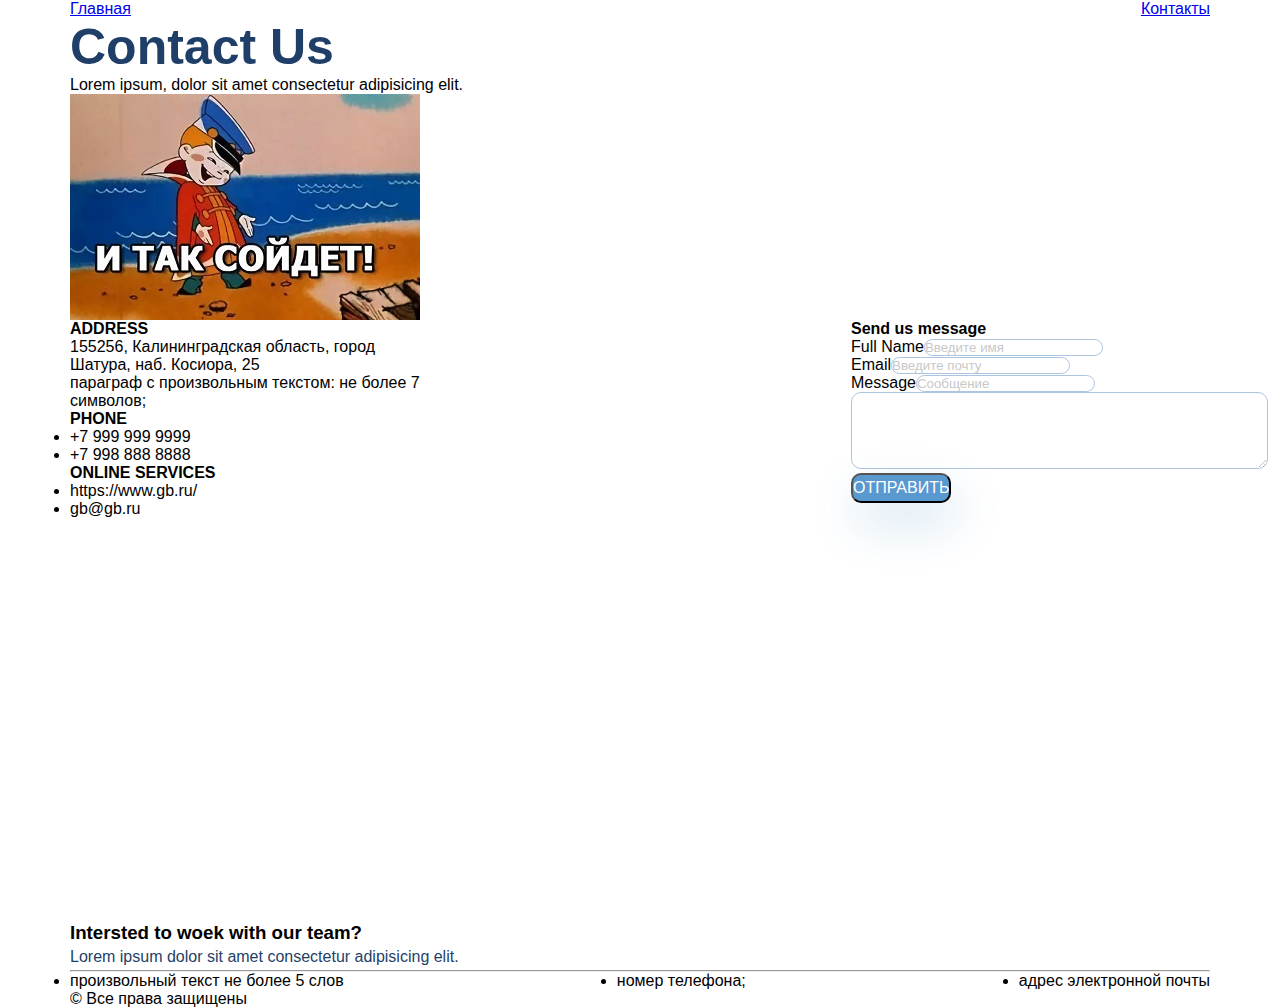
<file: homework_05/contacts.html>
<!DOCTYPE html>
<html lang="en">

<head>
    <meta charset="UTF-8">
    <meta http-equiv="X-UA-Compatible" content="IE=edge">
    <meta name="viewport" content="width=device-width, initial-scale=1.0">
    <title>Контакты</title>
    <link rel="stylesheet" href="style.css">
</head>

<body>
    <div class="container">
        <div class="header">
            <div class="menu">
                <a href="index.html">Главная</a>
                <a href="contacts.html">Контакты</a>
            </div>
            <div class="tittle">
                <h2 class="heading">Contact Us</h2>
                <p>Lorem ipsum, dolor sit amet consectetur adipisicing elit.</p>
            </div>
        </div>
    </div>


    <div class="content container">
        <div class=contacts_info>
            <img src="pic/pic1.jpg" alt="И так сойдет">
        </div>
    </div>
    <div class="what-we-do container">
        <div class="card-box">
            <div class="content_info">
                <h4 class="card-head"> ADDRESS </h4>
                <p>155256, Калининградская область, город Шатура, наб. Косиора, 25</p>
                <p>параграф с произвольным текстом: не более 7 символов;</p>
                <h4 class="card-head">PHONE</h4>
                <ul>
                    <li>+7 999 999 9999</li>
                    <li>+7 998 888 8888</li>
                </ul>
                <h4 class="card-head">ONLINE SERVICES</h4>
                <ul>
                    <li>https://www.gb.ru/</li>
                    <li>gb@gb.ru</li>
                </ul>
            </div>
            <div class="content_info">
                <div class="action_form">
                    <form action="#">
                        <h4 class="card-head">Send us message </h4>
                        Full Name<input class="inp" type="text" placeholder="Введите имя"><br>
                        Email<input class="inp" type="email" placeholder="Введите почту"><br>
                        Message<input class="inp" type="text" placeholder="Сообщение"><br>
                        <textarea class="inp" cols="50" rows="5"></textarea><br>
                        <button class="button-submit" type="Submit">Отправить</button>
                    </form>
                </div>
            </div>
        </div>
    </div>
    <div class="ya_map container">
        <iframe
            src="https://yandex.ru/map-widget/v1/?um=constructor%3A5fdc50e755cfc2f91a17e8101c09bc8489408a50d98a3d82f94ba4c9acfbb707&amp;source=constructor"
            width="520" height="400" frameborder="0"></iframe>
    </div>




    <div class="footer">
        <div class="container">
            <div class="footer-top">
                <h3 class="footer-head">Intersted to woek with our team?</h3>
                <p class="text">Lorem ipsum dolor sit amet consectetur adipisicing elit.</p>
            </div>
            <hr>
            <div class="footer-bottom">
                <ul class="contacts_info">
                    <li>произвольный текст не более 5 слов</li>
                    <li>номер телефона;</li>
                    <li>адрес электронной почты</li>
                </ul>
                <div class="copyright">
                    <p>© Все права защищены</p>
                </div>
            </div>
        </div>
    </div>

</body>

</html>
</file>
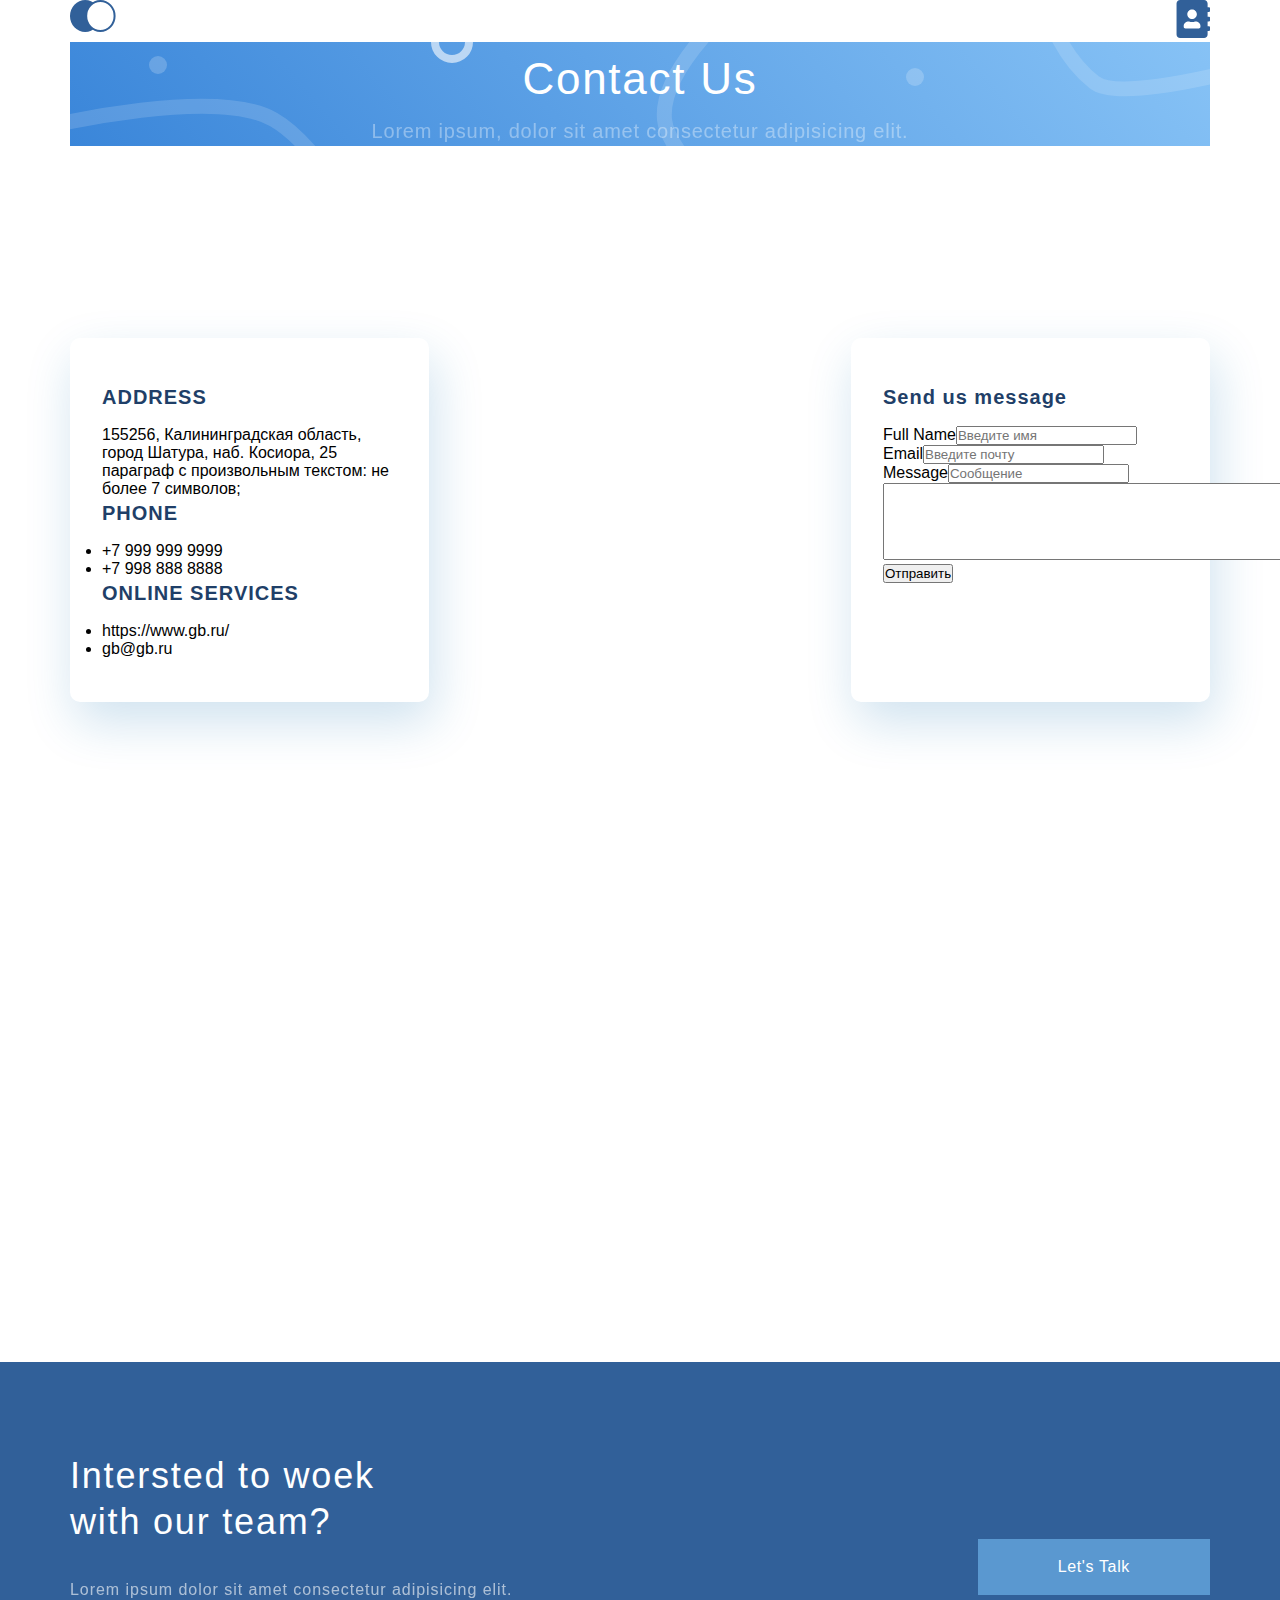
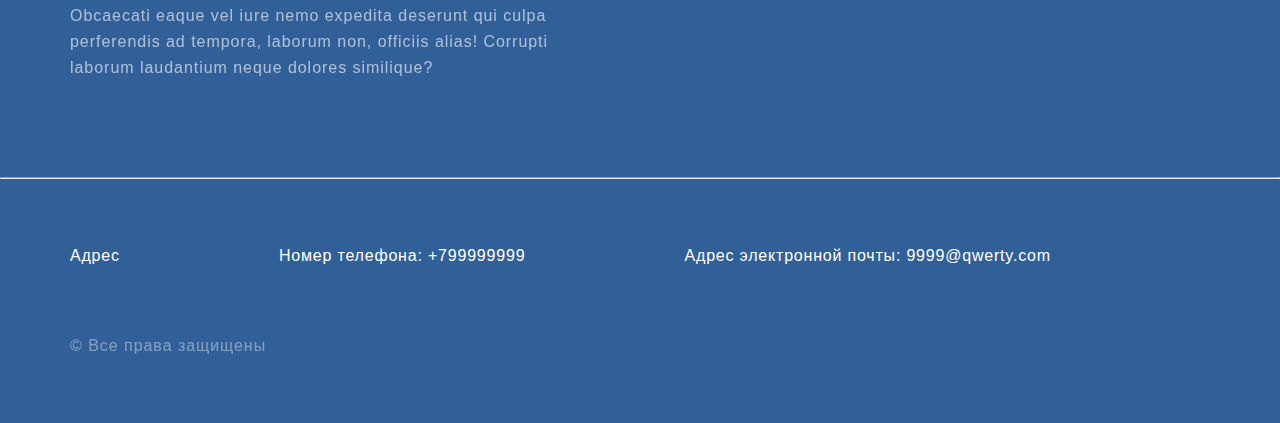
<file: homework_07/contacts.html>
<!DOCTYPE html>
<html lang="en">

<head>
    <meta charset="UTF-8">
    <meta http-equiv="X-UA-Compatible" content="IE=edge">
    <meta name="viewport" content="width=device-width, initial-scale=1.0">
    <title>Контакты</title>
    <link rel="stylesheet" href="style.css">
</head>

<body>
    <div class="container">
        <div class="container top__box">
            <div class="menu">
                <li><a href="index.html"><img src="img/main_logo.svg" alt="logo"></a></li>
                <li><a href="contacts.html"><img src="img/contacta.svg" alt="contacts"></a></li>
            </div>
            <div class="title_contacts">
                <h2 class="contact_heading">Contact Us</h2>
                <p class="text cont_text">Lorem ipsum, dolor sit amet consectetur adipisicing elit.</p>
            </div>
        </div>
    </div>


    <div class="content container">
        <div class=contacts_info>
        </div>
    </div>
    <div class="what-we-do container">
        <div class="card-box">
            <div class="content_info">
                <h4 class="card-head"> ADDRESS </h4>
                <p>155256, Калининградская область, город Шатура, наб. Косиора, 25</p>
                <p>параграф с произвольным текстом: не более 7 символов;</p>
                <h4 class="card-head">PHONE</h4>
                <ul>
                    <li>+7 999 999 9999</li>
                    <li>+7 998 888 8888</li>
                </ul>
                <h4 class="card-head">ONLINE SERVICES</h4>
                <ul>
                    <li>https://www.gb.ru/</li>
                    <li>gb@gb.ru</li>
                </ul>
            </div>
            <div class="content_info">
                <div class="action_form">
                    <form action="#">
                        <h4 class="card-head">Send us message </h4>
                        Full Name<input class="inp" type="text" placeholder="Введите имя"><br>
                        Email<input class="inp" type="email" placeholder="Введите почту"><br>
                        Message<input class="inp" type="text" placeholder="Сообщение"><br>
                        <textarea class="inp" cols="50" rows="5"></textarea><br>
                        <button class="button-submit" type="Submit">Отправить</button>
                    </form>
                </div>
            </div>
        </div>
    </div>
    <div class="ya_map container">
        <iframe class="ya"
            src="https://yandex.ru/map-widget/v1/?um=constructor%3A5fdc50e755cfc2f91a17e8101c09bc8489408a50d98a3d82f94ba4c9acfbb707&amp;source=constructor"
            width="520" height="400" frameborder="0"></iframe>
    </div>

    <div class="footer">
        <div class="container">
            <div class="footer__top">
                <div class="footer-box">
                    <h3 class="headings footer-head">Intersted to woek with our team?</h3>
                    <p class="text footer__text"> Lorem ipsum dolor sit amet consectetur adipisicing elit. Obcaecati
                        eaque
                        vel iure nemo expedita deserunt qui culpa perferendis ad tempora, laborum non, officiis alias!
                        Corrupti laborum laudantium neque dolores similique? </p>
                </div>
                <a href="#" class="footer__button">Let's Talk</a>
            </div>
        </div>
        <hr>
        <div class=" container">
            <div class="footer-bottom">
                <ul class="contacts_info">
                    <li class="foo-list">Адрес</li>
                    <li class="foo-list">Номер телефона: +799999999</li>
                    <li class="foo-list">Адрес электронной почты: 9999@qwerty.com </li>
                </ul>
                <div class=" text copyright">
                    <p>© Все права защищены</p>
                </div>
            </div>
        </div>
    </div>
</body>

</html>
</file>
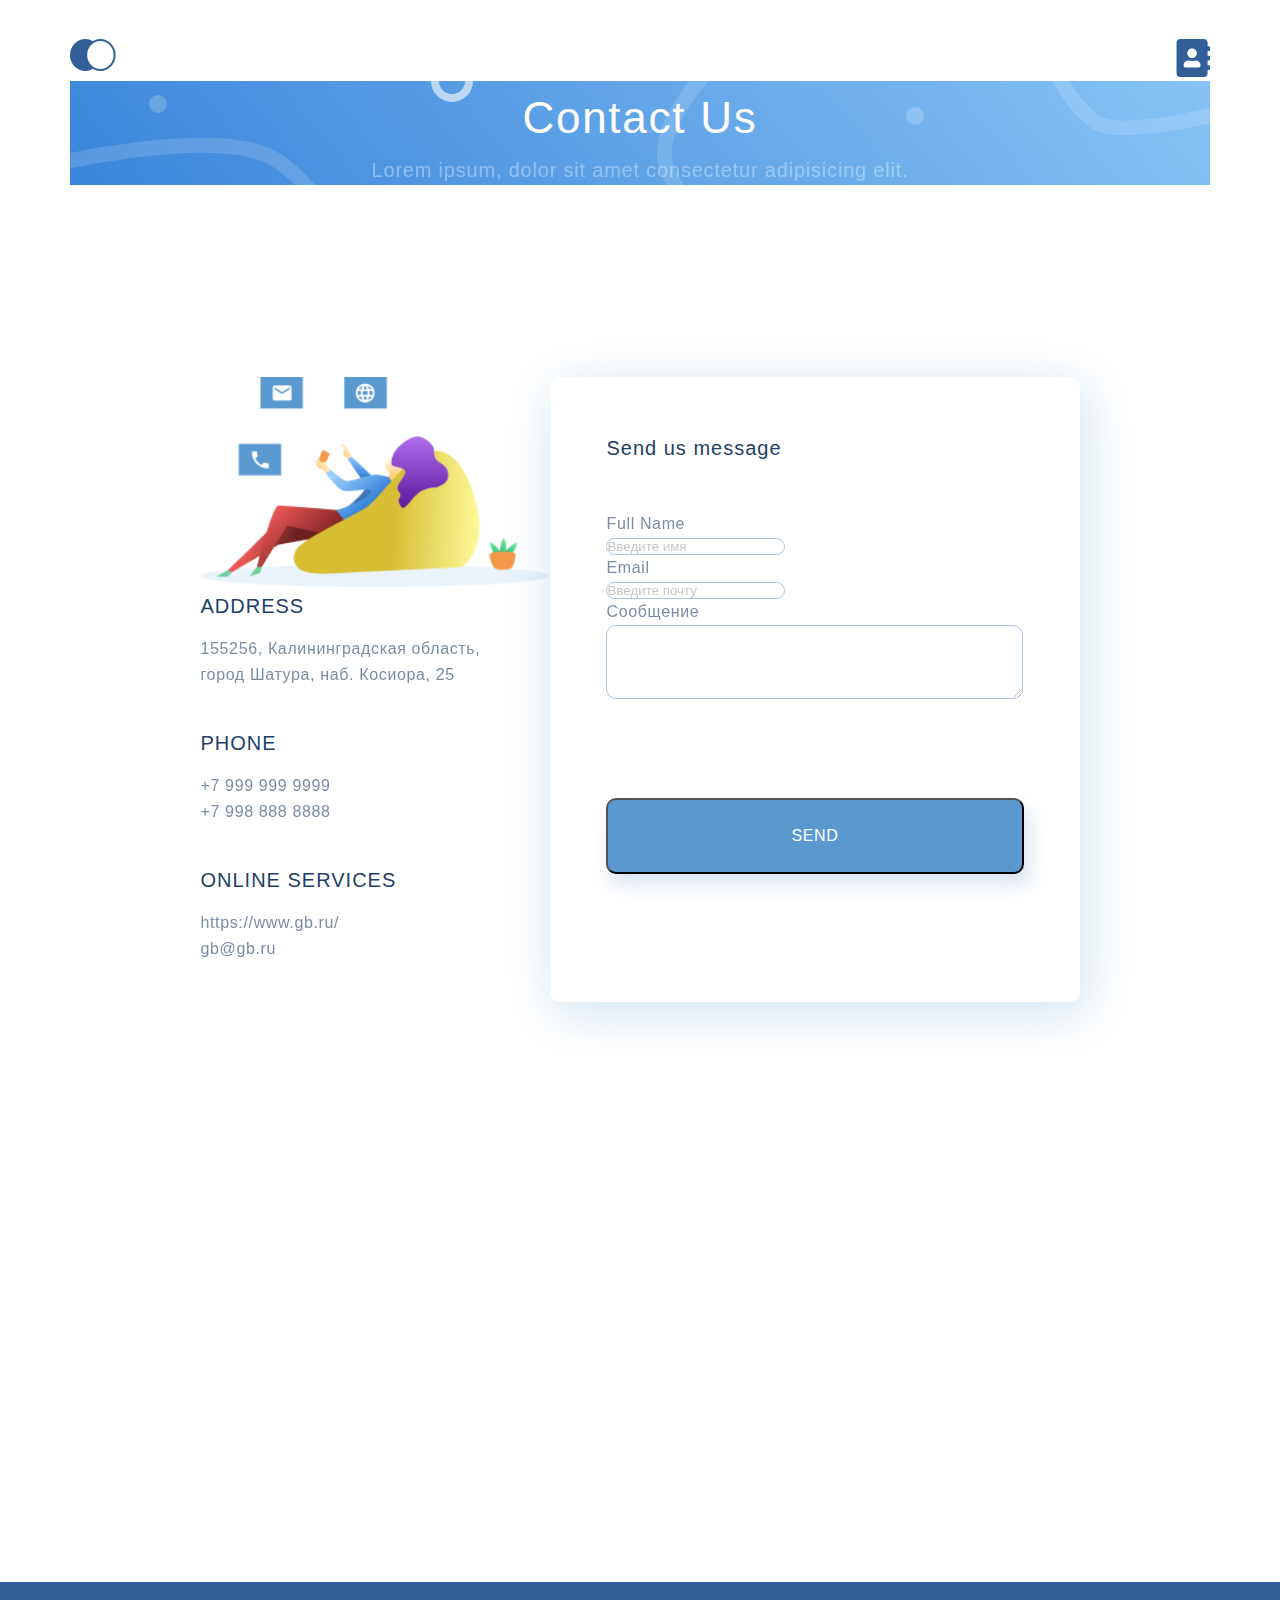
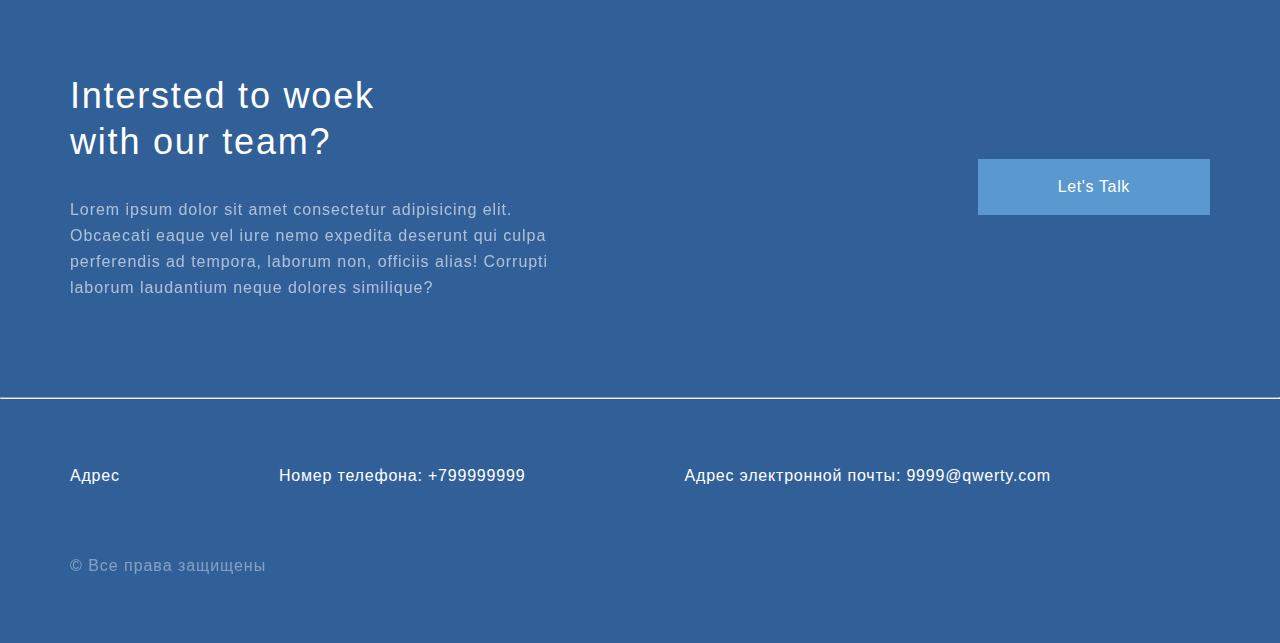
<file: homework_08/contacts.html>
<!DOCTYPE html>
<html lang="en">

<head>
    <meta charset="UTF-8">
    <meta http-equiv="X-UA-Compatible" content="IE=edge">
    <meta name="viewport" content="width=device-width, initial-scale=1.0">
    <title>Контакты</title>
    <link rel="stylesheet" href="style.css">
</head>

<body>
    <div class="container">
        <div class="container top__box">
            <div class="menu">
                <li><a href="index.html"><img src="img/main_logo.svg" alt="logo"></a></li>
                <li><a href="contacts.html"><img src="img/contacta.svg" alt="contacts"></a></li>
            </div>
            <div class="title_contacts">
                <h2 class="contact_heading">Contact Us</h2>
                <p class="text cont_text">Lorem ipsum, dolor sit amet consectetur adipisicing elit.</p>
            </div>
        </div>
    </div>
    <div class="image container"></div>


    <div class="content container">
        <div class=contacts_info>
            <div class="what-we-do container">
                <div class="card-box">
                    <div class="content_in">
                        <img class="img_cont" src="img/contacts.png" alt="photo" width="350px">
                        <h4 class="adress_head"> ADDRESS </h4>
                        <p class="adress_content">155256, Калининградская область, город Шатура, наб. Косиора, 25</p>
                        <h4 class="adress_head">PHONE</h4>
                        <ul class="adress_content phone_numbers">
                            <li>+7 999 999 9999</li>
                            <li>+7 998 888 8888</li>
                        </ul>
                        <h4 class="adress_head">ONLINE SERVICES</h4>
                        <ul class="adress_content links">
                            <li>https://www.gb.ru/</li>
                            <li>gb@gb.ru</li>
                        </ul>
                    </div>
                    <div class="content_inf">
                        <form class="action_form" action="#">
                            <h4 class="adress_head form_top">Send us message </h4>
                            <p class="msg_title">Full Name</p>
                            <input class="inp" type="text" placeholder="Введите имя"><br>
                            <p class="msg_title">Email</p>
                            <input class="inp" type="email" placeholder="Введите почту"><br>
                            <p class="msg_title">Сообщение</p>
                            <textarea class="inp" cols="50" rows="5"></textarea><br>
                            <button class="button_submit" type="Submit">SEND</button>
                        </form>
                    </div>
                </div>
            </div>
        </div>
    </div>
    </div>
    <div class="ya_map container">
        <iframe class="ya"
            src="https://yandex.ru/map-widget/v1/?um=constructor%3A5fdc50e755cfc2f91a17e8101c09bc8489408a50d98a3d82f94ba4c9acfbb707&amp;source=constructor"
            width="100%" height="400" frameborder="0"></iframe>
    </div>

    <div class="footer">
        <div class="container">
            <div class="footer__top">
                <div class="footer-box">
                    <h3 class="headings footer-head">Intersted to woek with our team?</h3>
                    <p class="text footer__text"> Lorem ipsum dolor sit amet consectetur adipisicing elit. Obcaecati
                        eaque
                        vel iure nemo expedita deserunt qui culpa perferendis ad tempora, laborum non, officiis alias!
                        Corrupti laborum laudantium neque dolores similique? </p>
                </div>
                <a href="#" class="footer__button">Let's Talk</a>
            </div>
        </div>
        <hr>
        <div class=" container">
            <div class="footer-bottom">
                <ul class="contacts_info">
                    <li class="foo-list">Адрес</li>
                    <li class="foo-list">Номер телефона: +799999999</li>
                    <li class="foo-list">Адрес электронной почты: 9999@qwerty.com </li>
                </ul>
                <div class=" text copyright">
                    <p>© Все права защищены</p>
                </div>
            </div>
        </div>
    </div>
</body>

</html>
</file>
<file: homework_03/style.css>
body {
    font-family: sans-serif;
}

p {
    font-size: 16px;
    line-height: 26px;
    color: #1F3F68;
}

.heading {
    font-size: 64px;
    color: #1F3F68;
}

.contacts {
    font-weight: 500;
    font-size: 44px;
    text-align: center;
}

.title {
    font-size: 36px;
    text-align: center;
}

.h4-headings {
    font-size: 20px;
    line-height: 30px;
    color: #1F3F68;
}

.inp {
    border: 1px solid #356EAD;
    box-sizing: border-box;
    border-radius: 10px;
    opacity: 0.4;
}

.button-submit {
    background: #5A98D0;
    box-shadow: 5px 20px 50px rgba(16, 112, 177, 0.2);
    border-radius: 10px;
    font-weight: 500;
    font-size: 16px;
    line-height: 26px;
    text-align: center;
    color: #FFFFFF;
    text-transform: uppercase;
}
</file>
<file: homework_04/style.css>
body {
    font-family: sans-serif;
}

.heading {
    font-size: 64px;
    color: #1F3F68;
}

.contacts {
    font-weight: 500;
    font-size: 44px;
    text-align: center;
}

.title {
    font-size: 36px;
    text-align: center;
}

.h4-headings {
    font-size: 20px;
    line-height: 30px;
    color: #1F3F68;
}

.inp {
    border: 1px solid #356EAD;
    box-sizing: border-box;
    border-radius: 10px;
    opacity: 0.4;
}

.button-submit {
    background: #5A98D0;
    box-shadow: 5px 20px 50px rgba(16, 112, 177, 0.2);
    border-radius: 10px;
    font-weight: 500;
    font-size: 16px;
    line-height: 26px;
    text-align: center;
    color: #FFFFFF;
    text-transform: uppercase;
}
</file>
<file: homework_05/style.css>
* {
    margin: 0;
    padding: 0;
}

.container {
    width: 1140px;
    margin: 0 auto;
}

.menu {
    display: flex;
    justify-content: space-between;
}

.heading {
    font-size: 50px;
    color: #1F3F68;
    width: 510px
}

.text {
    font-size: 16px;
    line-height: 26px;
    color: #1F3F68;
}

.text_content {
    width: 425px;
}

body {
    font-family: sans-serif;
}

.card-box {
    display: flex;
    justify-content: space-between;
}

.card-head {
    width: 359px;
}

.content_info {
    width: 359px;
}

.contacts_info {
    display: flex;
    justify-content: space-between;
}

.contacts {
    font-weight: 500;
    font-size: 44px;
    text-align: center;
}

.title {
    font-size: 36px;
    text-align: center;
}

.headings {
    font-size: 36px;
    text-align: center;
}

.footer-head {
    width: 340px;
}

.inp {
    border: 1px solid #356EAD;
    box-sizing: border-box;
    border-radius: 10px;
    opacity: 0.4;
}

.button-submit {
    background: #5A98D0;
    box-shadow: 5px 20px 50px rgba(16, 112, 177, 0.2);
    border-radius: 10px;
    font-weight: 500;
    font-size: 16px;
    line-height: 26px;
    text-align: center;
    color: #FFFFFF;
    text-transform: uppercase;
}
</file>
<file: homework_06/style.css>
* {
    margin: 0;
    padding: 0;
}

body {
    font-family: sans-serif;
}

.top {
    height: 768px;
    background: linear-gradient(0deg,
            #EBF3FB 8.84%, rgba(152, 195, 232, 0) 31.12%);
}

.container {
    max-width: 1140px;
    margin: 0 auto;
}

.top__box {
    display: flex;
    flex-direction: column;
    height: 100%;
}

.menu {
    display: flex;
    justify-content: space-between;
    list-style-type: none;
}

.tittle {
    padding-top: 115px;
    flex-grow: 1;
    background-image: url(img/illustration.svg);
    background-repeat: no-repeat;
    background-position: right center;
}

.heading {
    width: 510px;
    color: #1F3F68;
    font-size: 64px;
    font-weight: 300;
    letter-spacing: 0.04em;
    line-height: 74px;
    margin-bottom: 32px;
}

.text {
    font-size: 16px;
    opacity: 0.6;
    line-height: 26px;
    color: #1F3F68;
    letter-spacing: 0.06em;
}

.top_text {
    width: 425px;
}

.top__button {
    font-weight: 400;
    font-size: 16px;
    line-height: 26px;
    text-align: center;
    letter-spacing: 0.04em;
    color: #FFFFFF;
    background: #5A98D0;
    box-shadow: 5px 10px 20px rgba(53, 110, 173, 0.2);
    border-radius: 10px;
    padding: 15px 50px;
    display: inline-block;
    margin-top: 71px;
}

.what-we-do {
    padding-top: 64px;
}

.headings {
    font-size: 36px;
    text-align: center;
    font-weight: 300;
    line-height: 46px;
    letter-spacing: 0.05em;
}

.card-box {
    display: flex;
    justify-content: space-between;
    padding-top: 64px;
    padding-bottom: 64px;
}

.content_info {
    width: 359px;
    padding: 44px 32px;
    box-sizing: border-box;
    box-shadow: 5px 20px 50px rgba(16, 112, 177, 0.2);
    border-radius: 10px;
    background-color: #fff;
    display: flex;
    flex-direction: column;
}

.card__img {
    align-self: center;
    margin-bottom: 51px;
}

.card-head {
    font-size: 20px;
    line-height: 30px;
    color: #1F3F68;
    letter-spacing: 0.05em;
    margin-bottom: 14px;
}

.card__link {
    font-size: 14px;
    line-height: 30px;
    letter-spacing: 0.05em;
    color: #5A98D0;
    text-decoration: none;
}

.text_project {
    width: 75%;
    margin: 0 auto;
    color: #222222;
    opacity: 1;
    text-align: center;
    margin: 32px auto 64px;
}

.project__item {
    position: relative;
    flex-grow: 1;
}

.project_item_margin {
    margin-right: 32px;
}

.project__text {
    font-size: 32px;
    line-height: 46px;
    text-align: right;
    letter-spacing: 0.05em;
    color: #FFFFFF;
    position: absolute;
    top: 64px;
    right: 64px;
}

.text_bottom {
    text-align: left;
    top: 32px;
    left: 32px;
}

.proj_img {
    width: 100%;
}

.project__parrent {
    display: flex;
    justify-content: space-between;
    margin-top: 32px;
}

.footer {
    background: #316099;
    margin-top: 112px;
    padding-top: 91px;
    padding-bottom: 64px;
}

.footer__top {
    padding-bottom: 96px;
    display: flex;
    justify-content: space-between;
    align-items: center;
}

.footer-box {
    width: 495px;
}

.footer-head {
    width: 340px;
    text-align: left;
    color: #FFFFFF;
    margin-bottom: 32px;
}

.footer__text {
    color: #FFFFFF;
}

.footer__button {
    font-size: 16px;
    line-height: 26px;
    text-align: center;
    letter-spacing: 0.04em;
    color: #FFFFFF;
    background: #5A98D0;
    padding: 15px 80px;
    text-decoration: none;
}

.contacts_info {
    display: flex;
    justify-content: space-between;
    margin-top: 64px;
}

.foo-list {
    font-size: 16px;
    line-height: 26px;
    letter-spacing: 0.05em;
    color: #FFFFFF;
    list-style-type: none;
    display: flex;
    margin-right: 32px;
    flex-grow: 1;
}

.copyright {
    color: #FFFFFF;
    opacity: 0.4;
    margin-top: 64px;
}
</file>
<file: homework_07/style.css>
* {
    margin: 0;
    padding: 0;
}

body {
    font-family: sans-serif;
}

.top {
    min-height: 768px;
    background: linear-gradient(0deg,
            #EBF3FB 8.84%, rgba(152, 195, 232, 0) 31.12%);
}

.container {
    max-width: 1140px;
    margin: 0 auto;
}

.top__box {
    display: flex;
    flex-direction: column;
    height: 100%;
}

.menu {
    display: flex;
    justify-content: space-between;
    list-style-type: none;
}

.title {
    padding-top: 115px;
    flex-grow: 1;
    background-image: url(img/illustration.svg);
    background-repeat: no-repeat;
    background-position: right center;
    background-size: 44%;
}

.title_contacts {
    background: linear-gradient(253.6deg, #98D0FC 2.46%, #3481D7 93.24%);
    background-image: url(img/cont_back.svg);
}

.heading {
    width: 510px;
    color: #1F3F68;
    font-size: 64px;
    font-weight: 300;
    letter-spacing: 0.04em;
    line-height: 74px;
    margin-bottom: 32px;
}

.contact_heading {
    font-weight: 500;
    font-size: 44px;
    line-height: 74px;
    text-align: center;
    letter-spacing: 0.04em;
    color: #FFFFFF;
}

.text {
    font-size: 16px;
    opacity: 0.6;
    line-height: 26px;
    color: #1F3F68;
    letter-spacing: 0.06em;
}

.cont_text {
    font-weight: 400;
    font-size: 20px;
    line-height: 30px;
    text-align: center;
    letter-spacing: 0.04em;
    color: rgba(255, 255, 255, 0.6);
}

.ya {
    width: 940px;
    height: 480px;
    left: 213px;
    top: 1332px;
    align-items: center;
}


.top_text {
    width: 425px;
}

.top__button {
    font-weight: 400;
    font-size: 16px;
    line-height: 26px;
    text-align: center;
    letter-spacing: 0.04em;
    color: #FFFFFF;
    background: #5A98D0;
    box-shadow: 5px 10px 20px rgba(53, 110, 173, 0.2);
    border-radius: 10px;
    padding: 15px 50px;
    display: inline-block;
    margin-top: 71px;
}

.what-we-do {
    padding-top: 64px;
}

.headings {
    font-size: 36px;
    text-align: center;
    font-weight: 300;
    line-height: 46px;
    letter-spacing: 0.05em;
}

.card-box {
    display: flex;
    justify-content: space-between;
    padding-top: 64px;
    padding-bottom: 64px;
}

.content_info {
    width: 359px;
    padding: 44px 32px;
    box-sizing: border-box;
    box-shadow: 5px 20px 50px rgba(16, 112, 177, 0.2);
    border-radius: 10px;
    background-color: #fff;
    display: flex;
    flex-direction: column;
}

.card__img {
    align-self: center;
    margin-bottom: 51px;
}

.card-head {
    font-size: 20px;
    line-height: 30px;
    color: #1F3F68;
    letter-spacing: 0.05em;
    margin-bottom: 14px;
}

.card__link {
    font-size: 14px;
    line-height: 30px;
    letter-spacing: 0.05em;
    color: #5A98D0;
    text-decoration: none;
}

.text_project {
    width: 75%;
    margin: 0 auto;
    color: #222222;
    opacity: 1;
    text-align: center;
    margin: 32px auto 64px;
}

.project__item {
    position: relative;
    flex-grow: 1;
}

.project_item_margin {
    margin-right: 32px;
}

.project__text {
    font-size: 32px;
    line-height: 46px;
    text-align: right;
    letter-spacing: 0.05em;
    color: #FFFFFF;
    position: absolute;
    top: 64px;
    right: 64px;
}

.text_bottom {
    text-align: left;
    top: 32px;
    left: 32px;
}

.proj_img {
    width: 100%;
}

.project__parrent {
    display: flex;
    justify-content: space-between;
    margin-top: 32px;
}

.footer {
    background: #316099;
    margin-top: 112px;
    padding-top: 91px;
    padding-bottom: 64px;
}

.footer__top {
    padding-bottom: 96px;
    display: flex;
    justify-content: space-between;
    align-items: center;
}

.footer-box {
    width: 495px;
}

.footer-head {
    width: 340px;
    text-align: left;
    color: #FFFFFF;
    margin-bottom: 32px;
}

.footer__text {
    color: #FFFFFF;
}

.footer__button {
    font-size: 16px;
    line-height: 26px;
    text-align: center;
    letter-spacing: 0.04em;
    color: #FFFFFF;
    background: #5A98D0;
    padding: 15px 80px;
    text-decoration: none;
}

.contacts_info {
    display: flex;
    justify-content: space-between;
    margin-top: 64px;
}

.foo-list {
    font-size: 16px;
    line-height: 26px;
    letter-spacing: 0.05em;
    color: #FFFFFF;
    list-style-type: none;
    display: flex;
    margin-right: 32px;
    flex-grow: 1;
}

.copyright {
    color: #FFFFFF;
    opacity: 0.4;
    margin-top: 64px;
}

@media (max-width: 1023px) {
    .container {
        padding-left: 32px;
        padding-right: 32px;
    }

    .title {
        background-position: right 280px;
    }

    .title .footer {
        padding-top: 48px;
    }

    .card-box {
        flex-direction: column;
        align-items: center;
    }

    .content_info {
        margin-bottom: 32px;
    }

    .footer {
        padding-top: 48px;
    }

    .footer__button {
        padding: 4px 31px;
    }

    .contacts_info {
        flex-direction: column;
    }

    .foo-list {
        margin-bottom: 24px;
    }

}

@media (max-width:667px) {
    .menu {
        padding-top: 24px;
    }

    .top {
        min-height: 376px;
        padding-bottom: 41px;

    }

    .title {
        padding-top: 36px;
        display: flex;
        flex-direction: column;
        align-items: center;
        background-image: none;
    }

    .heading {
        width: 100%;
        font-size: 32px;
        line-height: 37px;
        margin-bottom: 12px;
    }

    .top_text {
        width: 100%;
        text-align: center;
    }

    .top__button {
        font-size: 12px;
        line-height: 26px;
        padding: 0 8px;
    }

    .headings {
        font-size: 24px;
        line-height: 28px;
    }

    .what-we-do {
        padding-top: 48px;
    }

    .card-box {
        padding-top: 32px;
    }

    .footer {
        padding-top: 18px;
        padding-bottom: 32px;
    }

    .content_info {
        width: 100%;
    }

    .text_project {
        width: 100%;
    }

    .project__text {
        font-size: 16px;
        line-height: 19px;
        top: 16px;
        right: 16px;
    }

    .project__text {
        left: 16px;
    }

    .project__parrent {
        flex-direction: column;
        margin-top: 16px;
    }

    .project_item_margin {
        margin-right: 0;
        margin-bottom: 16px;
    }

    .copyright {
        margin-top: 32px;
    }

    .footer__top {
        flex-direction: column;
        padding-bottom: 41px;
    }

    .footer-box {
        width: 100%;
    }

    .footer-head {
        width: 75%;
        margin: 0 auto 32px;
        text-align: center;
    }

    .footer__text {
        text-align: center;
        margin-bottom: 40px;
    }

    .contacts_info {
        flex-direction: column;
    }

    .foo-list {
        margin-bottom: 18px;
    }

}
</file>
<file: homework_08/style.css>
* {
    margin: 0;
    padding: 0;
}

body {
    font-family: sans-serif;
}

.top {
    min-height: 768px;
    background: linear-gradient(0deg,
            #EBF3FB 8.84%, rgba(152, 195, 232, 0) 31.12%);
}

.container {
    max-width: 1140px;
    margin: 0 auto;
}

.top__box {
    display: flex;
    flex-direction: column;
    height: 100%;
}

.menu {
    display: flex;
    justify-content: space-between;
    list-style-type: none;
    margin-top: 39px;
}

.title {
    padding-top: 115px;
    flex-grow: 1;
    background-image: url(img/illustration.svg);
    background-repeat: no-repeat;
    background-position: right center;
    background-size: 44%;
}

.title_contacts {
    display: flex;
    flex-direction: column;
    align-items: center;
    justify-content: center;
    background: linear-gradient(253.6deg, #98D0FC 2.46%, #3481D7 93.24%);
    background-image: url(img/cont_back.svg);
}

.heading {
    width: 510px;
    color: #1F3F68;
    font-size: 64px;
    font-weight: 300;
    letter-spacing: 0.04em;
    line-height: 74px;
    margin-bottom: 32px;
}

.contact_heading {
    font-weight: 500;
    font-size: 44px;
    line-height: 74px;
    text-align: center;
    letter-spacing: 0.04em;
    color: #FFFFFF;
}

.text {
    font-size: 16px;
    opacity: 0.6;
    line-height: 26px;
    color: #1F3F68;
    letter-spacing: 0.06em;
}

.cont_text {
    font-weight: 400;
    font-size: 20px;
    line-height: 30px;
    text-align: center;
    letter-spacing: 0.04em;
    color: rgba(255, 255, 255, 0.6);
}

.ya {
    left: 213px;
    top: 1332px;
    align-items: center;
}


.top_text {
    width: 425px;
}

.top__button {
    font-weight: 400;
    font-size: 16px;
    line-height: 26px;
    text-align: center;
    letter-spacing: 0.04em;
    color: #FFFFFF;
    background: #5A98D0;
    box-shadow: 5px 10px 20px rgba(53, 110, 173, 0.2);
    border-radius: 10px;
    padding: 15px 50px;
    display: inline-block;
    margin-top: 71px;
    text-decoration: none;
}

.what-we-do {
    padding-top: 64px;
}

.headings {
    font-size: 36px;
    text-align: center;
    font-weight: 300;
    line-height: 46px;
    letter-spacing: 0.05em;
}

.card-box {
    display: flex;
    justify-content: space-between;
    padding-top: 64px;
    padding-bottom: 64px;
}

.content_info {
    width: 359px;
    padding: 44px 32px;
    box-sizing: border-box;
    box-shadow: 5px 20px 50px rgba(16, 112, 177, 0.2);
    border-radius: 10px;
    background-color: #fff;
    display: flex;
    flex-direction: column;
    margin-bottom: 32px;
}

.content_inf {
    max-width: 540px;
    display: flex;
    flex-direction: column;
    box-sizing: border-box;
    background: #FFFFFF;
    box-shadow: 5px 10px 50px rgb(16 112 177 / 20%);
    border-radius: 10px;
}

.card__img {
    align-self: center;
    margin-bottom: 51px;
}

.card-head {
    font-size: 20px;
    line-height: 30px;
    color: #1F3F68;
    letter-spacing: 0.05em;
    margin-bottom: 14px;
}

.card__link {
    font-size: 14px;
    line-height: 30px;
    letter-spacing: 0.05em;
    color: #5A98D0;
    text-decoration: none;
}

.text_project {
    width: 75%;
    margin: 0 auto;
    color: #222222;
    opacity: 1;
    text-align: center;
    margin: 32px auto 64px;
}

.project__item {
    position: relative;
    flex-grow: 1;
}

.project_item_margin {
    margin-right: 32px;
}

.project__text {
    font-size: 32px;
    line-height: 46px;
    text-align: right;
    letter-spacing: 0.05em;
    color: #FFFFFF;
    position: absolute;
    top: 64px;
    right: 64px;
}

.text_bottom {
    text-align: left;
    top: 32px;
    left: 32px;
}

.proj_img {
    width: 100%;
}

.project__parrent {
    display: flex;
    justify-content: space-between;
    margin-top: 32px;
}

.footer {
    background: #316099;
    margin-top: 112px;
    padding-top: 91px;
    padding-bottom: 64px;
}

.footer__top {
    padding-bottom: 96px;
    display: flex;
    justify-content: space-between;
    align-items: center;
}

.footer-box {
    width: 495px;
}

.footer-head {
    width: 340px;
    text-align: left;
    color: #FFFFFF;
    margin-bottom: 32px;
}

.footer__text {
    color: #FFFFFF;
}

.footer__button {
    font-size: 16px;
    line-height: 26px;
    text-align: center;
    letter-spacing: 0.04em;
    color: #FFFFFF;
    background: #5A98D0;
    padding: 15px 80px;
    text-decoration: none;
}

.contacts_info {
    display: flex;
    justify-content: space-between;
    margin-top: 64px;
}

.foo-list {
    font-size: 16px;
    line-height: 26px;
    letter-spacing: 0.05em;
    color: #FFFFFF;
    list-style-type: none;
    display: flex;
    margin-right: 32px;
    flex-grow: 1;
}

.copyright {
    color: #FFFFFF;
    opacity: 0.4;
    margin-top: 64px;
}

.action_form {
    padding: 56px 56px;
    box-sizing: border-box
}

.form_top {
    margin-bottom: 48px;
}

.adress_head {
    font-weight: 400;
    font-size: 20px;
    line-height: 30px;
    letter-spacing: 0.05em;
    color: #1F3F68;
    margin-bottom: 15px;
}

.adress_content {
    max-width: 299px;
    font-weight: 300;
    font-size: 16px;
    line-height: 26px;
    letter-spacing: 0.04em;
    color: #1F3F68;
    opacity: 0.6;
    margin-bottom: 40px;
}

.form_top {
    margin-bottom: 48px;
}

.phone_numbers {
    list-style-type: none;
    font-weight: 300;
    font-size: 16px;
    line-height: 26px;
    letter-spacing: 0.04em;
    color: #1F3F68;
    margin-bottom: 40px;
}

.links {
    list-style-type: none;
}

.inp {
    max-width: 428px;
    max-height: 72px;
    opacity: 0.4;
    border: 1px solid #356EAD;
    border-radius: 10px;
}

.msg_title {
    font-weight: 300;
    font-size: 16px;
    line-height: 26px;
    letter-spacing: 0.04em;
    color: #1F3F68;
    opacity: 0.6;
}

.button_submit {
    font-size: 16px;
    line-height: 26px;
    text-align: center;
    letter-spacing: 0.04em;
    color: #FFFFFF;
    background: #5A98D0;
    box-shadow: 5px 10px 20px rgb(53 110 173 / 20%);
    border-radius: 10px;
    text-decoration: none;
    padding: 23px 183px;
    display: inline-block;
    margin-top: 95px;
}

map {
    margin-bottom: 112px;
}

@media (max-width: 1023px) {
    .container {
        padding-left: 32px;
        padding-right: 32px;
    }

    .title {
        background-position: right 280px;
    }

    .title .footer {
        padding-top: 48px;
    }

    .card-box {
        flex-direction: column;
        align-items: center;
    }


    .footer {
        padding-top: 48px;
    }

    .footer__button {
        padding: 4px 31px;
    }

    .contacts_info {
        flex-direction: column;
    }

    .foo-list {
        margin-bottom: 24px;
    }

}

@media (max-width:667px) {
    .menu {
        padding-top: 24px;
    }


    .container {
        padding-left: 32px;
        padding-right: 32px;
    }

    .top {
        min-height: 376px;
        padding-bottom: 41px;

    }

    .title {
        padding-top: 36px;
        display: flex;
        flex-direction: column;
        align-items: center;
        background-image: none;
    }

    .heading {
        width: 100%;
        font-size: 32px;
        line-height: 37px;
        margin-bottom: 12px;
    }

    .top_text {
        width: 100%;
        text-align: center;
    }

    .top__button {
        font-size: 12px;
        line-height: 26px;
        padding: 0 8px;
    }

    .headings {
        font-size: 24px;
        line-height: 28px;
    }

    .what-we-do {
        padding-top: 48px;
    }

    .card-box {
        padding-top: 32px;
    }

    .footer {
        padding-top: 18px;
        padding-bottom: 32px;
    }

    .text_project {
        width: 100%;
    }

    .project__text {
        font-size: 16px;
        line-height: 19px;
        top: 16px;
        right: 16px;
    }

    .project__text {
        left: 16px;
    }

    .project__parrent {
        flex-direction: column;
        margin-top: 16px;
    }

    .project_item_margin {
        margin-right: 0;
        margin-bottom: 16px;
    }

    .copyright {
        margin-top: 32px;
    }

    .footer__top {
        flex-direction: column;
        padding-bottom: 41px;
    }

    .footer-box {
        width: 100%;
    }

    .footer-head {
        width: 75%;
        margin: 0 auto 32px;
        text-align: center;
    }

    .footer__text {
        text-align: center;
        margin-bottom: 40px;
    }

    .contacts_info {
        flex-direction: column;
    }

    .foo-list {
        margin-bottom: 18px;
    }

}
</file>
